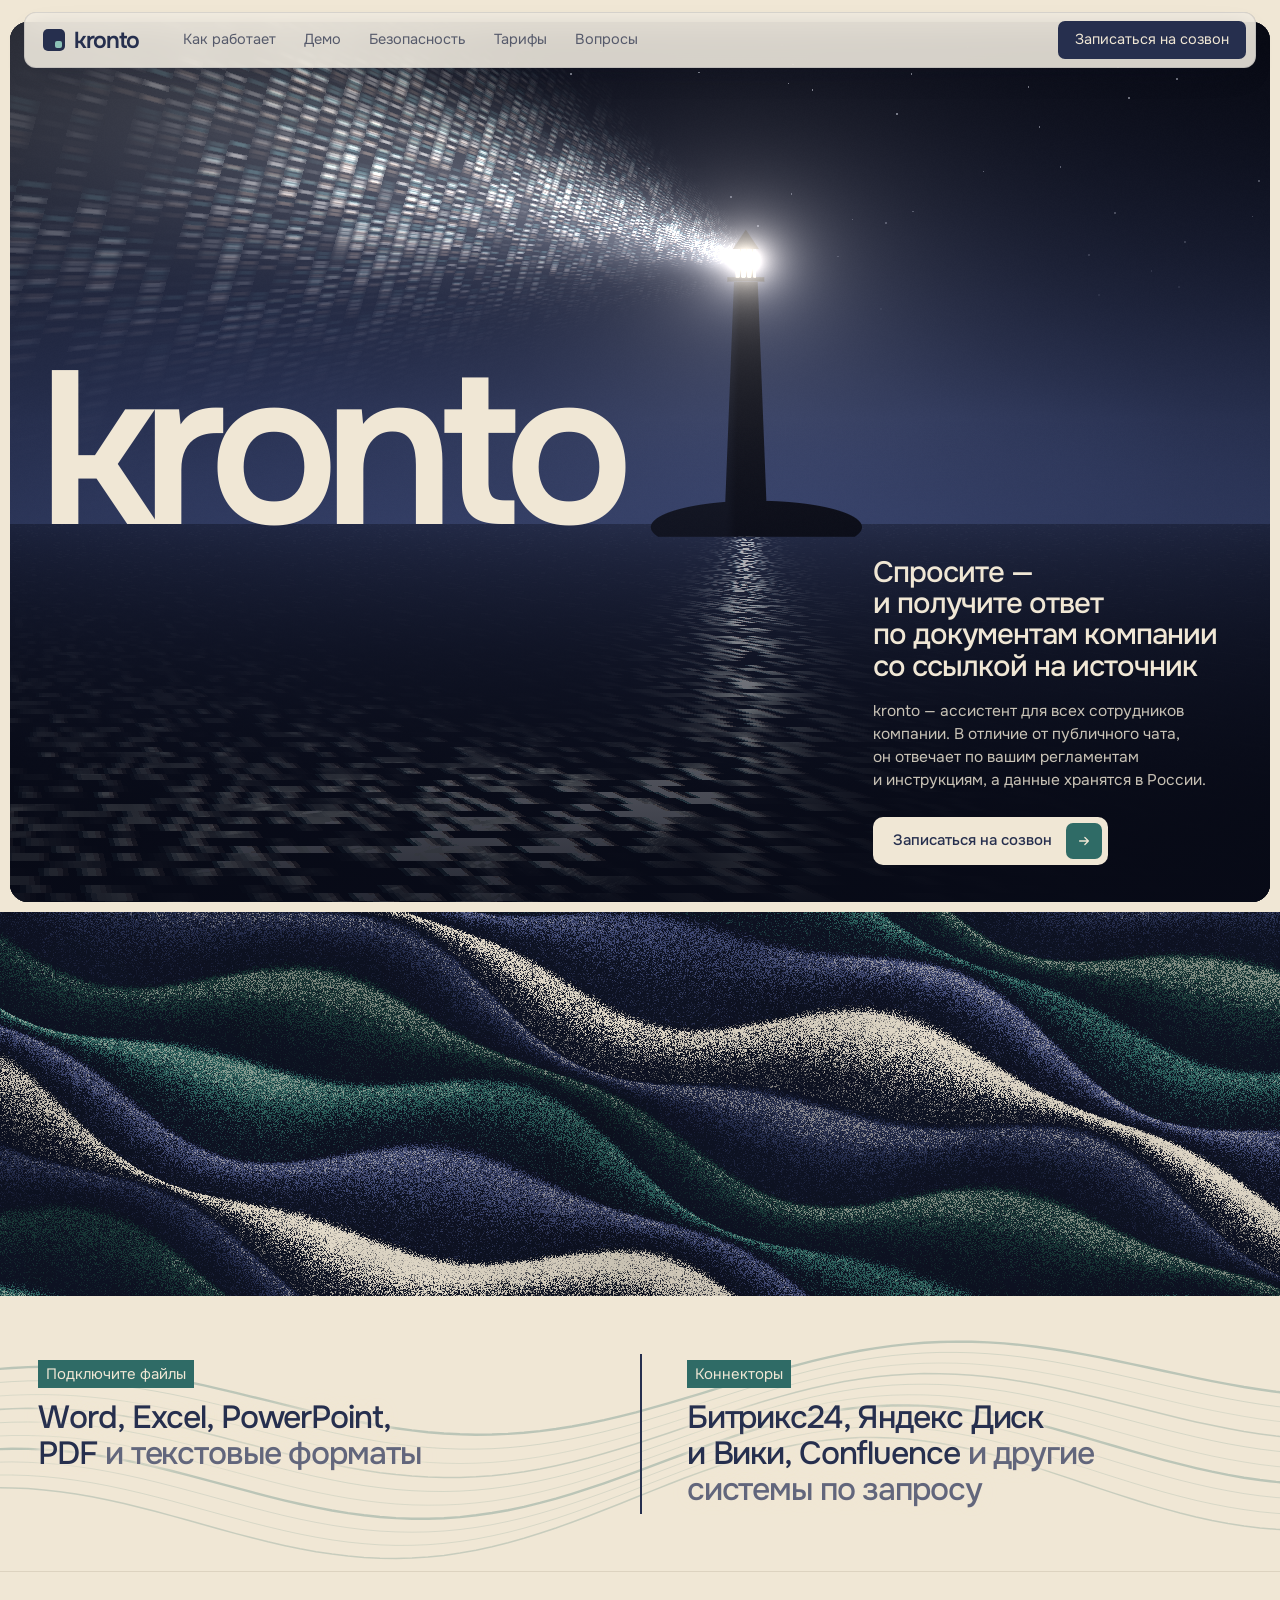
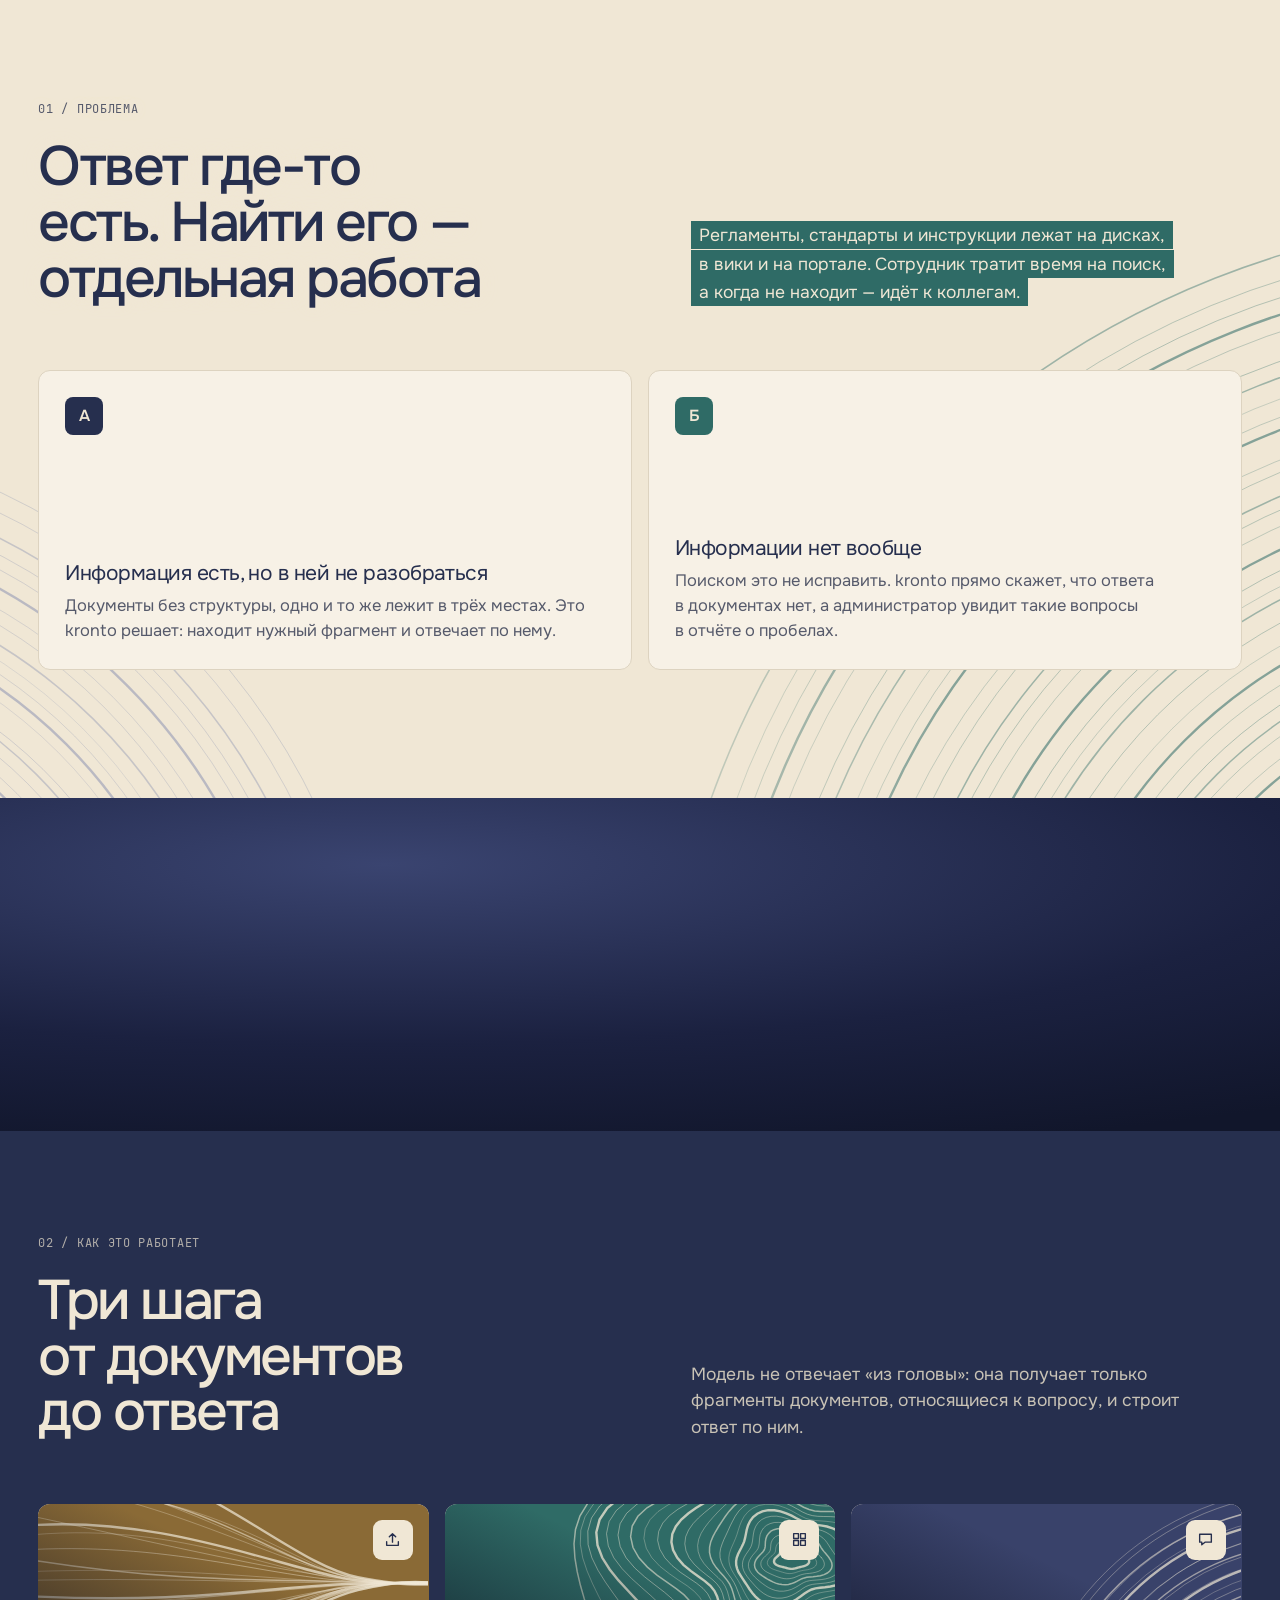
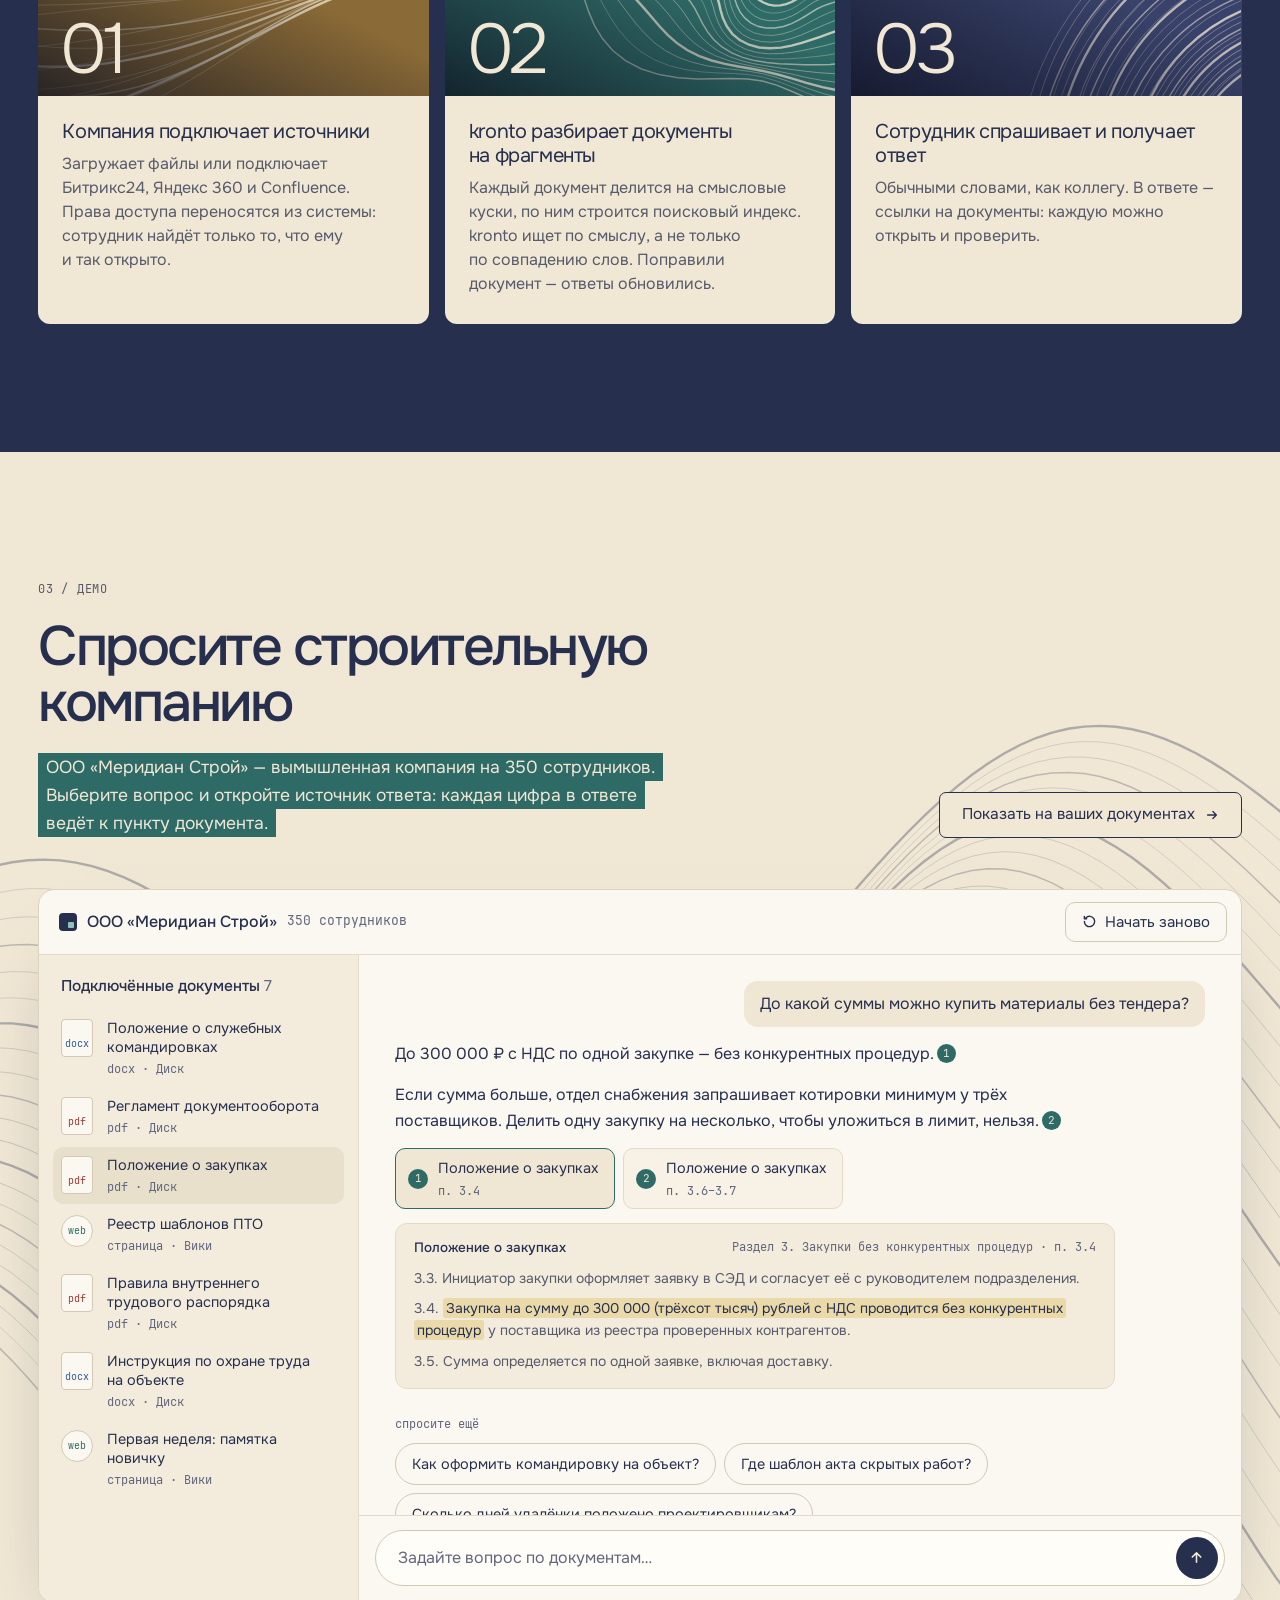
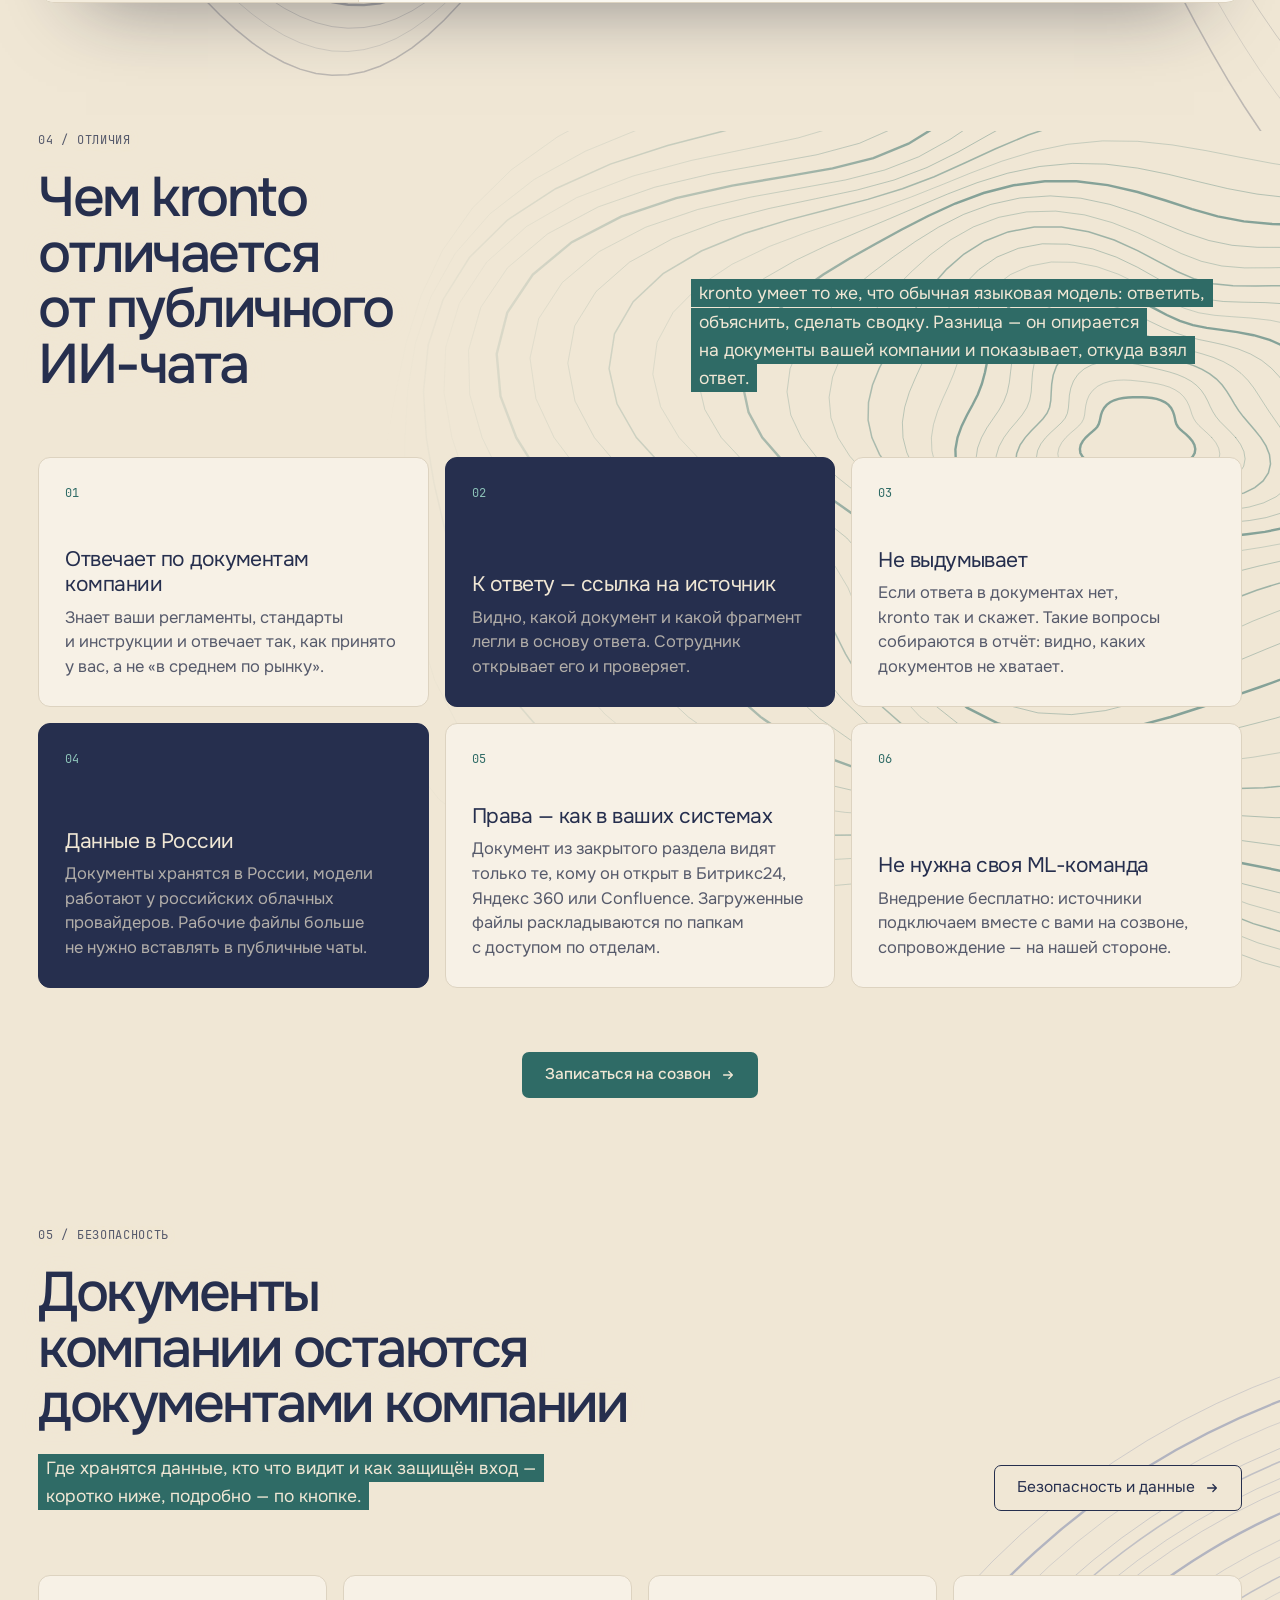
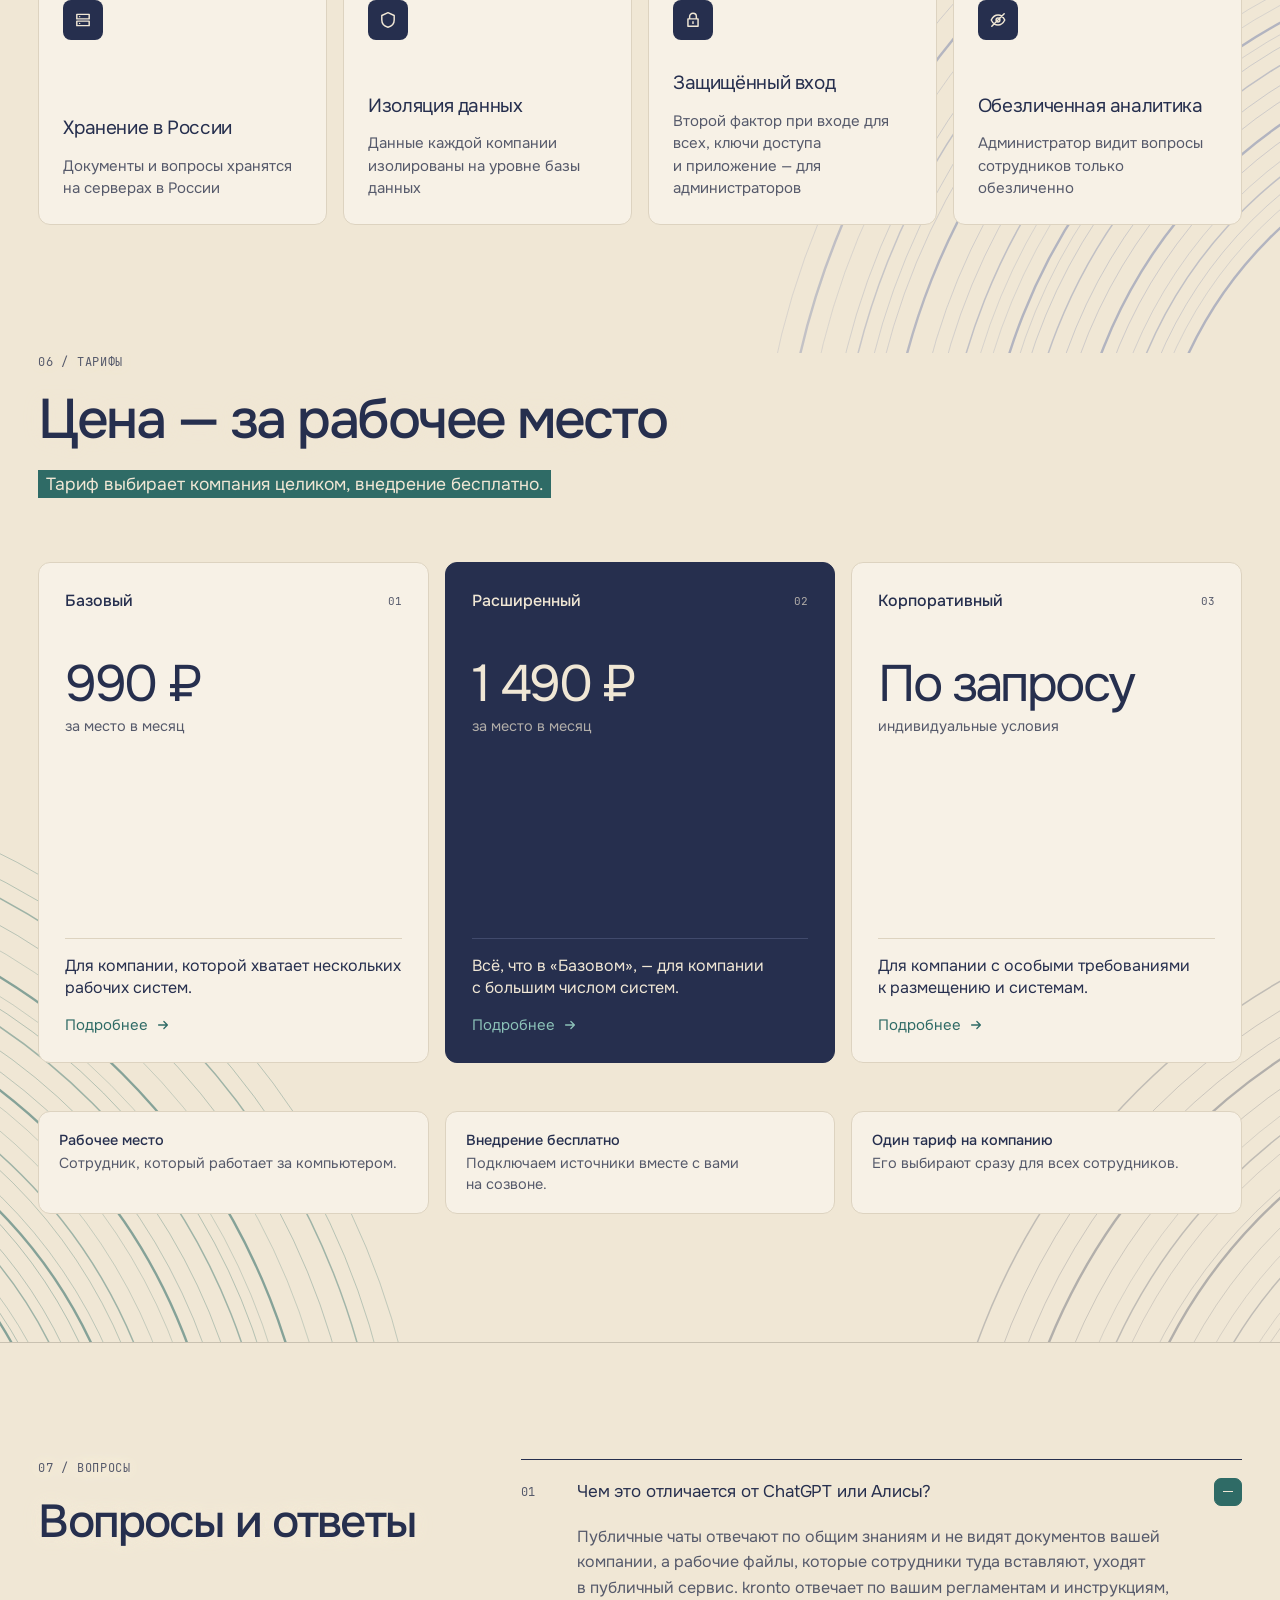
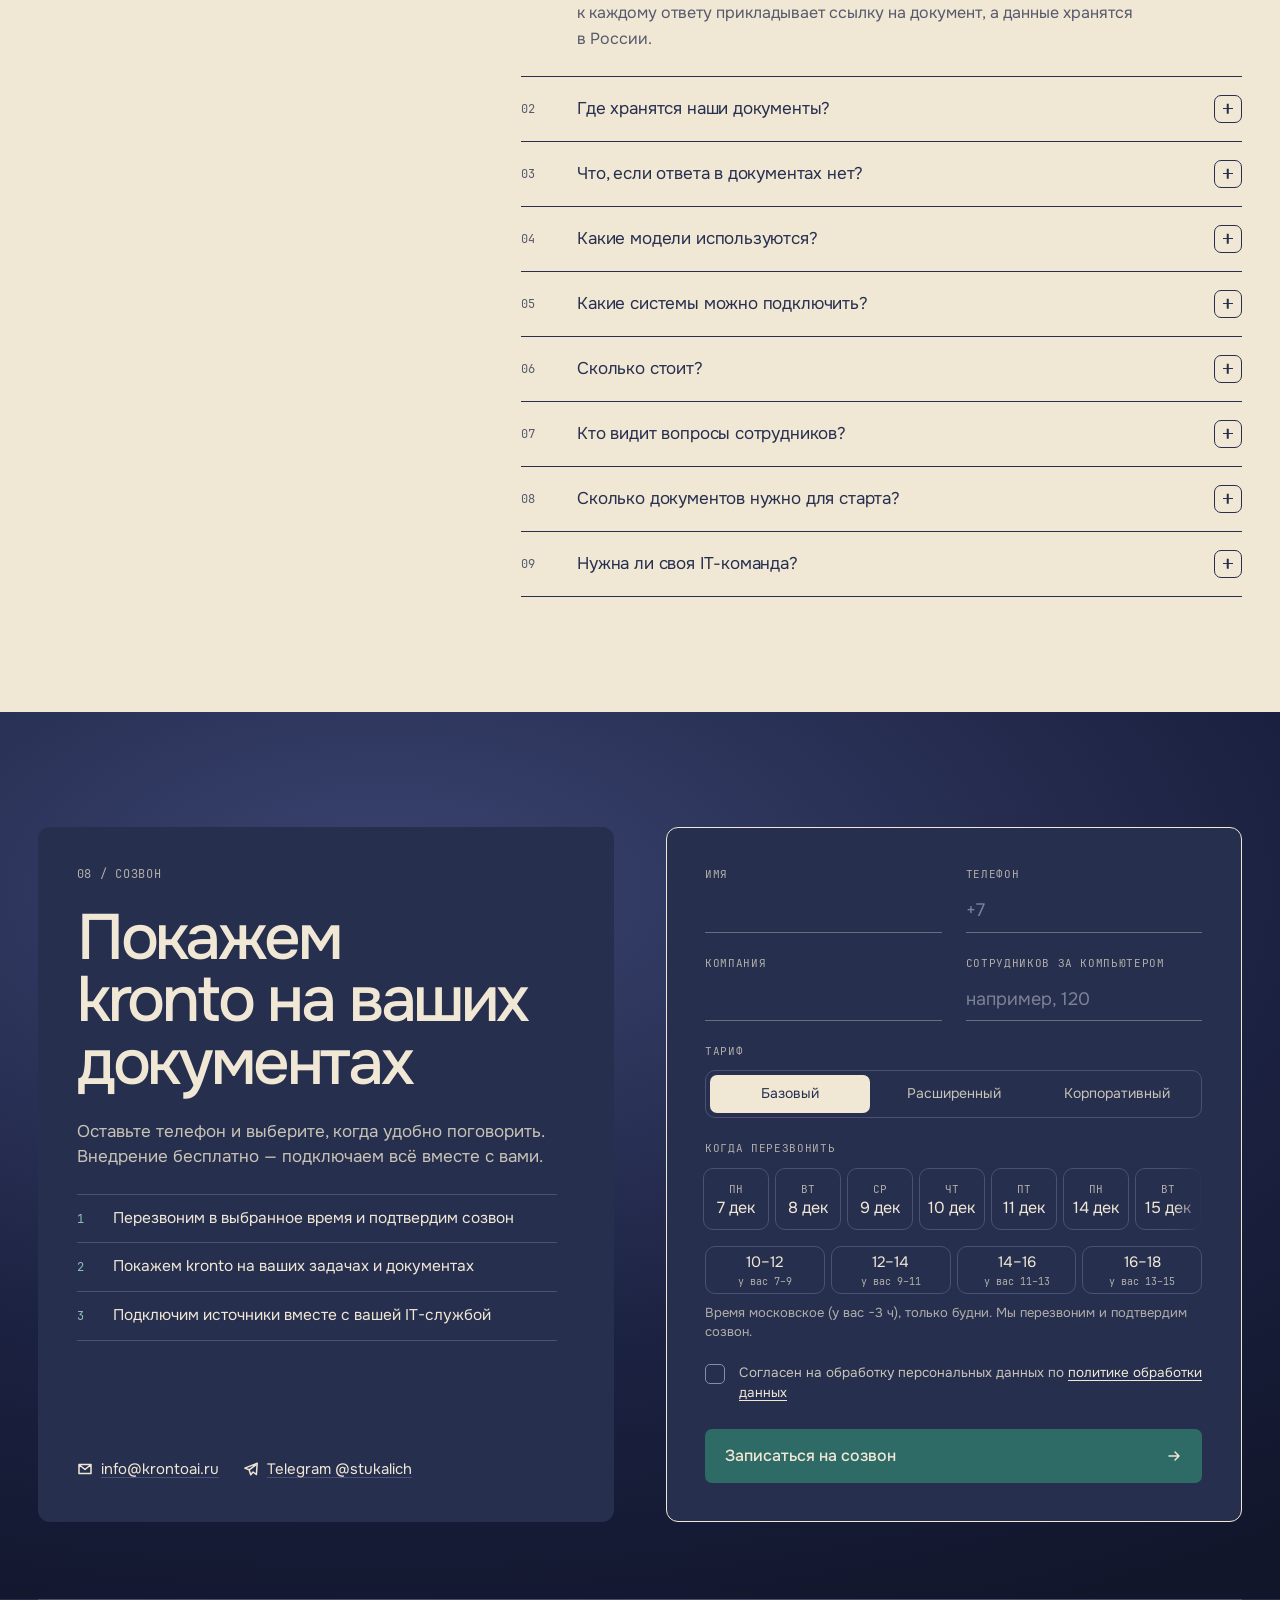
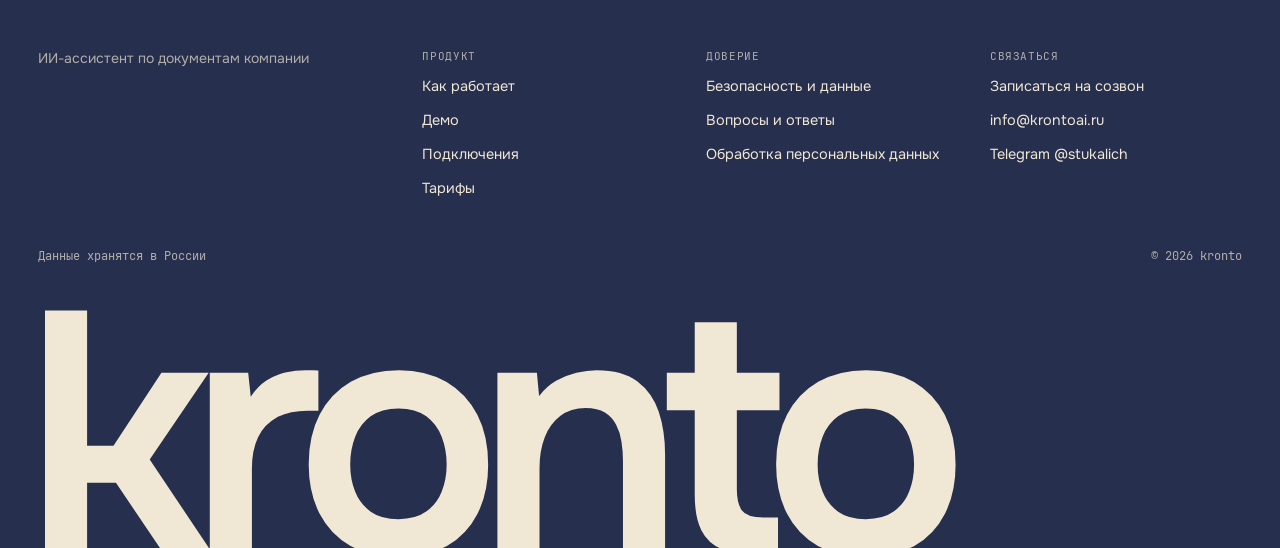
<file: index.html>
<!doctype html>
<html lang="ru">
<head>
  <meta charset="utf-8">
  <meta name="viewport" content="width=device-width, initial-scale=1, viewport-fit=cover">
  <meta http-equiv="Content-Security-Policy" content="default-src 'self'; script-src 'self'; style-src 'self'; img-src 'self' data:; font-src 'self'; connect-src 'self' https://stage.krontoai.ru; object-src 'none'; base-uri 'self'; form-action 'self'">
  <title>kronto&nbsp;— ИИ-ассистент по&nbsp;документам компании</title>
  <meta name="description" content="kronto отвечает сотрудникам по регламентам и инструкциям компании со ссылкой на источник. Если ответа в документах нет — прямо говорит об этом. Данные хранятся в России. От 990 ₽ за место в месяц, внедрение бесплатно.">
  <link rel="canonical" href="https://krontoai.ru/">
  <meta name="theme-color" content="#f0e7d5">
  <meta name="color-scheme" content="light">

  <meta property="og:type" content="website">
  <meta property="og:locale" content="ru_RU">
  <meta property="og:site_name" content="kronto">
  <meta property="og:title" content="kronto — ИИ-ассистент по документам компании">
  <meta property="og:description" content="Спросите — и получите ответ по документам компании со ссылкой на источник. Данные хранятся в России.">
  <meta property="og:url" content="https://krontoai.ru/">
  <meta property="og:image" content="https://krontoai.ru/assets/img/og-image.jpg">
  <meta property="og:image:width" content="1200">
  <meta property="og:image:height" content="630">
  <meta property="og:image:alt" content="kronto — ответы по документам компании со ссылкой на источник">
  <meta name="twitter:card" content="summary_large_image">
  <meta name="twitter:title" content="kronto — ИИ-ассистент по документам компании">
  <meta name="twitter:description" content="Спросите — и получите ответ по документам компании со ссылкой на источник.">
  <meta name="twitter:image" content="https://krontoai.ru/assets/img/og-image.jpg">

  <link rel="icon" href="assets/img/favicon.svg?v=2" type="image/svg+xml">
  <link rel="apple-touch-icon" href="assets/img/apple-touch-icon.png?v=2">

  <link rel="preload" href="assets/fonts/onest-cyrillic.woff2" as="font" type="font/woff2" crossorigin>
  <link rel="preload" href="assets/fonts/onest-latin.woff2" as="font" type="font/woff2" crossorigin>
  <link rel="stylesheet" href="assets/css/tokens.css?v=5">
  <link rel="stylesheet" href="assets/css/base.css?v=5">
  <link rel="stylesheet" href="assets/css/sections.css?v=5">

  <script type="module" src="assets/js/art.js?v=5"></script>
  <script type="module" src="assets/js/main.js?v=5"></script>
  <script type="module" src="assets/js/demo.js?v=5"></script>
  <script type="module" src="assets/js/form.js?v=5"></script>

  <script type="application/ld+json">
  {
    "@context": "https://schema.org",
    "@type": "SoftwareApplication",
    "name": "kronto",
    "url": "https://krontoai.ru/",
    "applicationCategory": "BusinessApplication",
    "operatingSystem": "Web",
    "description": "ИИ-ассистент, который отвечает сотрудникам по документам компании со ссылкой на источник.",
    "offers": [
      { "@type": "Offer", "name": "Базовый", "price": "990", "priceCurrency": "RUB" },
      { "@type": "Offer", "name": "Расширенный", "price": "1490", "priceCurrency": "RUB" }
    ]
  }
  </script>
</head>
<body id="top">
  <a class="skip-link" href="#main">Перейти к&nbsp;содержанию</a>

  <svg class="visually-hidden" aria-hidden="true" focusable="false">
    <defs>
      <symbol id="i-arrow" viewBox="0 0 16 16"><path d="M3 8h10M9 4l4 4-4 4"/></symbol>
      <symbol id="i-back" viewBox="0 0 16 16"><path d="M13 8H3M7 4 3 8l4 4"/></symbol>
      <symbol id="i-send" viewBox="0 0 16 16"><path d="M8 13V3M3.5 7.5 8 3l4.5 4.5"/></symbol>
      <symbol id="i-reset" viewBox="0 0 16 16"><path d="M2.5 8a5.5 5.5 0 1 0 1.7-4M2.5 2.5V5H5"/></symbol>
      <symbol id="i-check" viewBox="0 0 16 16"><path d="M3 8.5 6.5 12 13 4.5"/></symbol>
      <symbol id="i-x" viewBox="0 0 16 16"><path d="M4 4l8 8M12 4l-8 8"/></symbol>
      <symbol id="i-menu" viewBox="0 0 16 16"><path d="M2.5 4.5h11M2.5 8h11M2.5 11.5h11"/></symbol>
      <symbol id="i-mail" viewBox="0 0 16 16"><path d="M2 3.5h12v9H2zM2.5 4l5.5 4.5L13.5 4"/></symbol>
      <symbol id="i-telegram" viewBox="0 0 16 16"><path d="M14.2 2.3 1.8 7.1l4.3 1.7 1.6 4.9 2.3-2.7 3.4 2.5zM6.1 8.8l6.4-4.7"/></symbol>
      <symbol id="i-upload" viewBox="0 0 16 16"><path d="M8 10.5V2.5M5 5.5l3-3 3 3M2.5 10v3.5h11V10"/></symbol>
      <symbol id="i-grid" viewBox="0 0 16 16"><path d="M2.5 2.5h4.5v4.5h-4.5zM9 2.5h4.5v4.5H9zM2.5 9h4.5v4.5h-4.5zM9 9h4.5v4.5H9z"/></symbol>
      <symbol id="i-message" viewBox="0 0 16 16"><path d="M2.5 3h11v7.5h-6L4.5 13v-2.5h-2z"/></symbol>
      <symbol id="i-server" viewBox="0 0 16 16"><path d="M2.5 3h11v4h-11zM2.5 9h11v4h-11zM5 5h.01M5 11h.01"/></symbol>
      <symbol id="i-shield" viewBox="0 0 16 16"><path d="M8 1.5 13.5 4v4c0 3.2-2.3 5.6-5.5 6.5C4.8 13.6 2.5 11.2 2.5 8V4z"/></symbol>
      <symbol id="i-lock" viewBox="0 0 16 16"><path d="M5 7V5a3 3 0 0 1 6 0v2M3.5 7h9v6.5h-9zM8 9.5v1.5"/></symbol>
      <symbol id="i-eye-off" viewBox="0 0 16 16"><path d="M2 8s2.2-4.5 6-4.5S14 8 14 8s-2.2 4.5-6 4.5S2 8 2 8zM8 9.7a1.7 1.7 0 1 0 0-3.4 1.7 1.7 0 0 0 0 3.4zM2.5 13.5l11-11"/></symbol>
      <symbol id="i-alert" viewBox="0 0 16 16"><path d="M8 1.8 14.5 13.5h-13zM8 6v3.5M8 11.6h.01"/></symbol>
    </defs>
  </svg>

  <!-- ═════════ Шапка ═════════ -->
  <header class="site-header" data-header>
    <div class="site-header__bar">
      <a class="logo" href="#top" aria-label="kronto — наверх">
        <span class="logo__mark" aria-hidden="true"><span></span></span>
        <span class="logo__word">kronto</span>
      </a>

      <nav class="nav" aria-label="Разделы страницы">
        <ul class="nav__list">
          <li><a href="#how" data-nav="how">Как работает</a></li>
          <li><a href="#demo" data-nav="demo">Демо</a></li>
          <li><a href="#security" data-nav="security">Безопасность</a></li>
          <li><a href="#pricing" data-nav="pricing">Тарифы</a></li>
          <li><a href="#faq" data-nav="faq">Вопросы</a></li>
        </ul>
      </nav>

      <div class="site-header__actions">
        <a class="btn btn--dark btn--sm site-header__cta" href="#contact"><span>Записаться<span class="site-header__cta-tail"> на&nbsp;созвон</span></span></a>
        <button class="menu-btn" type="button" aria-expanded="false" aria-controls="mobile-menu" aria-label="Меню" data-menu-btn>
          <svg class="icon menu-btn__open" width="20" height="20" aria-hidden="true"><use href="#i-menu"/></svg>
          <svg class="icon menu-btn__close" width="20" height="20" aria-hidden="true"><use href="#i-x"/></svg>
        </button>
      </div>
    </div>

    <div class="mobile-menu" id="mobile-menu" hidden data-menu>
      <ul class="mobile-menu__list">
        <li><a href="#how">Как работает</a></li>
        <li><a href="#demo">Демо</a></li>
        <li><a href="#security">Безопасность</a></li>
        <li><a href="#pricing">Тарифы</a></li>
        <li><a href="#faq">Вопросы и&nbsp;ответы</a></li>
      </ul>
      <div class="mobile-menu__contacts">
        <a href="mailto:info@krontoai.ru">info@krontoai.ru</a>
        <a href="https://t.me/stukalich" rel="noopener">Telegram @stukalich</a>
      </div>
    </div>
  </header>

  <main id="main">

    <!-- ═════════ Первый экран ═════════ -->
    <section class="hero" aria-labelledby="hero-title">
      <div class="hero__frame on-dark" data-hero>
        <kronto-beacon class="hero__art" lx="0.6"></kronto-beacon>
        <div class="hero__shade" aria-hidden="true"></div>
        <div class="hero__content">
          <div class="hero__word" aria-hidden="true">kronto<span class="hero__baseline" data-hero-baseline></span></div>
          <div class="hero__text">
            <h1 class="hero__title" id="hero-title">Спросите&nbsp;— и&nbsp;получите ответ по&nbsp;документам компании со&nbsp;ссылкой на&nbsp;источник</h1>
            <p class="hero__lead">kronto&nbsp;— ассистент для всех сотрудников компании. В&nbsp;отличие от&nbsp;публичного чата, он&nbsp;отвечает по&nbsp;вашим регламентам и&nbsp;инструкциям, а&nbsp;данные хранятся в&nbsp;России.</p>
            <a class="hero__cta" href="#contact">Записаться на&nbsp;созвон<span class="hero__cta-icon" aria-hidden="true"><svg class="icon" width="14" height="14"><use href="#i-arrow"/></svg></span></a>
          </div>
        </div>
      </div>
    </section>

    <div class="band band--hero" aria-hidden="true">
      <kronto-waves seed="2" palette="night" tilt="-0.3"></kronto-waves>
    </div>

    <!-- ═════════ Подключения ═════════ -->
    <section class="strip" id="connectors" aria-label="Что можно подключить">
      <kronto-lines class="bg-art" variant="waves" color="#2F6B66" seed="9" count="10" opacity="0.5"></kronto-lines>
      <div class="wrap strip__grid">
        <div class="strip__item">
          <span class="tag">Подключите файлы</span>
          <p class="strip__text">Word, Excel, PowerPoint, PDF <span class="strip__muted">и&nbsp;текстовые форматы</span></p>
        </div>
        <div class="strip__item strip__item--rule">
          <span class="tag">Коннекторы</span>
          <p class="strip__text">Битрикс24, Яндекс Диск и&nbsp;Вики, Confluence <span class="strip__muted">и&nbsp;другие системы по&nbsp;запросу</span></p>
        </div>
      </div>
    </section>

    <!-- ═════════ 01 Проблема ═════════ -->
    <section class="section" id="problem" aria-labelledby="problem-title">
      <kronto-lines class="bg-art" variant="arcs-r" color="#2F6B66" seed="3" count="28" fade="to left"></kronto-lines>
      <kronto-lines class="bg-art" variant="arcs-l" color="#7480aa" seed="8" count="18" opacity="0.8" fade="to right"></kronto-lines>
      <div class="wrap section__stack">
        <div class="head">
          <div class="head__title">
            <span class="eyebrow">01 / Проблема</span>
            <h2 class="h2" id="problem-title">Ответ где-то есть. Найти его&nbsp;— отдельная работа</h2>
          </div>
          <p class="lead lead--mark"><span>Регламенты, стандарты и&nbsp;инструкции лежат на&nbsp;дисках, в&nbsp;вики и&nbsp;на&nbsp;портале. Сотрудник тратит время на&nbsp;поиск, а&nbsp;когда не&nbsp;находит&nbsp;— идёт к&nbsp;коллегам.</span></p>
        </div>
        <div class="cards cards--2">
          <article class="card card--tall">
            <span class="card__badge" aria-hidden="true">А</span>
            <div>
              <h3 class="card__title">Информация есть, но&nbsp;в&nbsp;ней не&nbsp;разобраться</h3>
              <p class="card__text">Документы без структуры, одно и&nbsp;то&nbsp;же&nbsp;лежит в&nbsp;трёх местах. Это kronto решает: находит нужный фрагмент и&nbsp;отвечает по&nbsp;нему.</p>
            </div>
          </article>
          <article class="card card--tall">
            <span class="card__badge card__badge--teal" aria-hidden="true">Б</span>
            <div>
              <h3 class="card__title">Информации нет вообще</h3>
              <p class="card__text">Поиском это не&nbsp;исправить. kronto прямо скажет, что ответа в&nbsp;документах нет, а&nbsp;администратор увидит такие вопросы в&nbsp;отчёте о&nbsp;пробелах.</p>
            </div>
          </article>
        </div>
      </div>
    </section>

    <!-- ═════════ 02 Как работает ═════════ -->
    <section class="section section--dark section--flush-top on-dark" id="how" aria-labelledby="how-title">
      <div class="band band--how" aria-hidden="true">
        <kronto-waves seed="5" palette="dusk" tilt="0.12" freq="2.4" amp="0.12" bands="0.2"></kronto-waves>
      </div>
      <div class="wrap section__stack how">
        <div class="head">
          <div class="head__title">
            <span class="eyebrow">02 / Как это работает</span>
            <h2 class="h2" id="how-title">Три шага от&nbsp;документов до&nbsp;ответа</h2>
          </div>
          <p class="lead lead--muted">Модель не&nbsp;отвечает «из&nbsp;головы»: она получает только фрагменты документов, относящиеся к&nbsp;вопросу, и&nbsp;строит ответ по&nbsp;ним.</p>
        </div>
        <ol class="steps">
          <li class="step">
            <div class="step__art step__art--ochre" aria-hidden="true">
              <kronto-lines variant="streams" color="#F0E7D5" seed="7" count="26" opacity="1.3"></kronto-lines>
              <span class="step__num">01</span>
              <span class="step__icon"><svg class="icon" width="17" height="17"><use href="#i-upload"/></svg></span>
            </div>
            <div class="step__body">
              <h3 class="step__title">Компания подключает источники</h3>
              <p class="step__text">Загружает файлы или подключает Битрикс24, Яндекс 360&nbsp;и&nbsp;Confluence. Права доступа переносятся из&nbsp;системы: сотрудник найдёт только то, что ему и&nbsp;так открыто.</p>
            </div>
          </li>
          <li class="step">
            <div class="step__art step__art--teal" aria-hidden="true">
              <kronto-lines variant="contour" color="#F0E7D5" seed="6" count="22" opacity="1.4"></kronto-lines>
              <span class="step__num">02</span>
              <span class="step__icon"><svg class="icon" width="17" height="17"><use href="#i-grid"/></svg></span>
            </div>
            <div class="step__body">
              <h3 class="step__title">kronto разбирает документы на&nbsp;фрагменты</h3>
              <p class="step__text">Каждый документ делится на&nbsp;смысловые куски, по&nbsp;ним строится поисковый индекс. kronto ищет по&nbsp;смыслу, а&nbsp;не&nbsp;только по&nbsp;совпадению слов. Поправили документ&nbsp;— ответы обновились.</p>
            </div>
          </li>
          <li class="step">
            <div class="step__art step__art--indigo" aria-hidden="true">
              <kronto-lines variant="arcs-r" color="#F0E7D5" seed="4" count="30" opacity="1.3"></kronto-lines>
              <span class="step__num">03</span>
              <span class="step__icon"><svg class="icon" width="17" height="17"><use href="#i-message"/></svg></span>
            </div>
            <div class="step__body">
              <h3 class="step__title">Сотрудник спрашивает и&nbsp;получает ответ</h3>
              <p class="step__text">Обычными словами, как коллегу. В&nbsp;ответе&nbsp;— ссылки на&nbsp;документы: каждую можно открыть и&nbsp;проверить.</p>
            </div>
          </li>
        </ol>
      </div>
    </section>

    <!-- ═════════ 03 Демо ═════════ -->
    <section class="section" id="demo" aria-labelledby="demo-title">
      <kronto-lines class="bg-art" variant="waves" color="#262F4E" seed="4" count="22" opacity="0.6"></kronto-lines>
      <div class="wrap demo-section">
        <div class="demo-section__head">
          <div class="head__title">
            <span class="eyebrow">03 / Демо</span>
            <h2 class="h2" id="demo-title">Спросите строительную компанию</h2>
            <p class="lead lead--mark"><span>ООО «Меридиан Строй»&nbsp;— вымышленная компания на&nbsp;350&nbsp;сотрудников. Выберите вопрос и&nbsp;откройте источник ответа: каждая цифра в&nbsp;ответе ведёт к&nbsp;пункту документа.</span></p>
          </div>
          <a class="btn btn--outline demo-section__cta" href="#contact">Показать на&nbsp;ваших документах<svg class="icon btn__arrow" width="14" height="14" aria-hidden="true"><use href="#i-arrow"/></svg></a>
        </div>

        <div class="demo" data-demo>
          <div class="demo__bar">
            <div class="demo__company">
              <span class="demo__mark" aria-hidden="true"><span></span></span>
              <span class="demo__name">ООО «Меридиан Строй»</span>
              <span class="demo__meta mono">350&nbsp;сотрудников</span>
            </div>
            <button class="demo__reset" type="button" data-demo-reset aria-label="Начать заново">
              <svg class="icon" width="15" height="15" aria-hidden="true"><use href="#i-reset"/></svg><span class="demo__reset-label">Начать заново</span>
            </button>
          </div>
          <div class="demo__body">
            <details class="demo__docs" open data-demo-docs>
              <summary class="demo__docs-title">Подключённые документы <span class="demo__docs-count">7</span></summary>
              <ul class="doc-list">
                <li class="doc" data-doc="trips"><span class="doc__type doc__type--docx">docx</span><span class="doc__info"><span class="doc__title">Положение о&nbsp;служебных командировках</span><span class="doc__meta mono">docx · Диск</span></span></li>
                <li class="doc" data-doc="docflow"><span class="doc__type doc__type--pdf">pdf</span><span class="doc__info"><span class="doc__title">Регламент документооборота</span><span class="doc__meta mono">pdf · Диск</span></span></li>
                <li class="doc" data-doc="purchases"><span class="doc__type doc__type--pdf">pdf</span><span class="doc__info"><span class="doc__title">Положение о&nbsp;закупках</span><span class="doc__meta mono">pdf · Диск</span></span></li>
                <li class="doc" data-doc="pto"><span class="doc__type doc__type--web">web</span><span class="doc__info"><span class="doc__title">Реестр шаблонов ПТО</span><span class="doc__meta mono">страница · Вики</span></span></li>
                <li class="doc" data-doc="rules"><span class="doc__type doc__type--pdf">pdf</span><span class="doc__info"><span class="doc__title">Правила внутреннего трудового распорядка</span><span class="doc__meta mono">pdf · Диск</span></span></li>
                <li class="doc" data-doc="safety"><span class="doc__type doc__type--docx">docx</span><span class="doc__info"><span class="doc__title">Инструкция по&nbsp;охране труда на&nbsp;объекте</span><span class="doc__meta mono">docx · Диск</span></span></li>
                <li class="doc" data-doc="newcomer"><span class="doc__type doc__type--web">web</span><span class="doc__info"><span class="doc__title">Первая неделя: памятка новичку</span><span class="doc__meta mono">страница · Вики</span></span></li>
              </ul>
            </details>
            <div class="demo__chat">
              <div class="demo__thread" data-demo-thread role="log" aria-live="polite" aria-label="Диалог с kronto" tabindex="0">
                <div class="msg">
                  <p class="msg__q">До&nbsp;какой суммы можно купить материалы без тендера?</p>
                  <p class="msg__p">До&nbsp;300&nbsp;000&nbsp;₽ с&nbsp;НДС по&nbsp;одной закупке&nbsp;— без конкурентных процедур.</p>
                  <p class="msg__p">Если сумма больше, отдел снабжения запрашивает котировки минимум у&nbsp;трёх поставщиков. Делить одну закупку на&nbsp;несколько, чтобы уложиться в&nbsp;лимит, нельзя.</p>
                </div>
              </div>
              <div class="demo__compose">
              <form class="demo__ask" data-demo-form>
                <label class="visually-hidden" for="demo-input">Вопрос по&nbsp;документам</label>
                <input class="demo__input" id="demo-input" name="q" type="text" autocomplete="off" enterkeyhint="send" maxlength="200" placeholder="Задайте вопрос по документам…">
                <button class="demo__send" type="submit" aria-label="Отправить вопрос">
                  <svg class="icon" width="15" height="15" aria-hidden="true"><use href="#i-send"/></svg>
                </button>
              </form>
              </div>
            </div>
          </div>
        </div>
      </div>
    </section>

    <!-- ═════════ 04 Отличия ═════════ -->
    <section class="section section--flush-top" id="diffs" aria-labelledby="diffs-title">
      <kronto-lines class="bg-art" variant="contour" color="#2F6B66" seed="6" count="24" fade="to left"></kronto-lines>
      <div class="wrap section__stack">
        <div class="head">
          <div class="head__title">
            <span class="eyebrow">04 / Отличия</span>
            <h2 class="h2" id="diffs-title">Чем kronto отличается от&nbsp;публичного ИИ-чата</h2>
          </div>
          <p class="lead lead--mark"><span>kronto умеет то&nbsp;же, что обычная языковая модель: ответить, объяснить, сделать сводку. Разница&nbsp;— он&nbsp;опирается на&nbsp;документы вашей компании и&nbsp;показывает, откуда взял ответ.</span></p>
        </div>
        <ul class="cards cards--3">
          <li class="card card--diff"><span class="card__num mono">01</span><div><h3 class="card__title">Отвечает по&nbsp;документам компании</h3><p class="card__text">Знает ваши регламенты, стандарты и&nbsp;инструкции и&nbsp;отвечает так, как принято у&nbsp;вас, а&nbsp;не&nbsp;«в&nbsp;среднем по&nbsp;рынку».</p></div></li>
          <li class="card card--diff card--dark on-dark"><span class="card__num mono">02</span><div><h3 class="card__title">К&nbsp;ответу&nbsp;— ссылка на&nbsp;источник</h3><p class="card__text">Видно, какой документ и&nbsp;какой фрагмент легли в&nbsp;основу ответа. Сотрудник открывает его и&nbsp;проверяет.</p></div></li>
          <li class="card card--diff"><span class="card__num mono">03</span><div><h3 class="card__title">Не&nbsp;выдумывает</h3><p class="card__text">Если ответа в&nbsp;документах нет, kronto так и&nbsp;скажет. Такие вопросы собираются в&nbsp;отчёт: видно, каких документов не&nbsp;хватает.</p></div></li>
          <li class="card card--diff card--dark on-dark"><span class="card__num mono">04</span><div><h3 class="card__title">Данные в&nbsp;России</h3><p class="card__text">Документы хранятся в&nbsp;России, модели работают у&nbsp;российских облачных провайдеров. Рабочие файлы больше не&nbsp;нужно вставлять в&nbsp;публичные чаты.</p></div></li>
          <li class="card card--diff"><span class="card__num mono">05</span><div><h3 class="card__title">Права&nbsp;— как в&nbsp;ваших системах</h3><p class="card__text">Документ из&nbsp;закрытого раздела видят только те, кому он&nbsp;открыт в&nbsp;Битрикс24, Яндекс 360&nbsp;или Confluence. Загруженные файлы раскладываются по&nbsp;папкам с&nbsp;доступом по&nbsp;отделам.</p></div></li>
          <li class="card card--diff"><span class="card__num mono">06</span><div><h3 class="card__title">Не&nbsp;нужна своя ML-команда</h3><p class="card__text">Внедрение бесплатно: источники подключаем вместе с&nbsp;вами на&nbsp;созвоне, сопровождение&nbsp;— на&nbsp;нашей стороне.</p></div></li>
        </ul>
        <div class="center-row">
          <a class="btn btn--teal" href="#contact">Записаться на&nbsp;созвон<svg class="icon btn__arrow" width="14" height="14" aria-hidden="true"><use href="#i-arrow"/></svg></a>
        </div>
      </div>
    </section>

    <!-- ═════════ 05 Безопасность ═════════ -->
    <section class="section section--flush-top" id="security" aria-labelledby="security-title">
      <kronto-lines class="bg-art" variant="arcs-r" color="#7480aa" seed="2" count="26" opacity="0.9" fade="to left"></kronto-lines>
      <div class="wrap section__stack">
        <div class="head head--action">
          <div class="head__title">
            <span class="eyebrow">05 / Безопасность</span>
            <h2 class="h2" id="security-title">Документы компании остаются документами компании</h2>
            <p class="lead lead--mark"><span>Где хранятся данные, кто что видит и&nbsp;как защищён вход&nbsp;— коротко ниже, подробно&nbsp;— по&nbsp;кнопке.</span></p>
          </div>
          <button class="btn btn--outline" type="button" data-dialog-open="security-dialog" aria-haspopup="dialog">Безопасность и&nbsp;данные<svg class="icon btn__arrow" width="14" height="14" aria-hidden="true"><use href="#i-arrow"/></svg></button>
        </div>
        <ul class="cards cards--4">
          <li class="card card--sec">
            <span class="card__icon" aria-hidden="true"><svg class="icon" width="18" height="18"><use href="#i-server"/></svg></span>
            <h3 class="card__subtitle">Хранение в&nbsp;России</h3>
            <p class="card__small">Документы и&nbsp;вопросы хранятся на&nbsp;серверах в&nbsp;России</p>
          </li>
          <li class="card card--sec">
            <span class="card__icon" aria-hidden="true"><svg class="icon" width="18" height="18"><use href="#i-shield"/></svg></span>
            <h3 class="card__subtitle">Изоляция данных</h3>
            <p class="card__small">Данные каждой компании изолированы на&nbsp;уровне базы данных</p>
          </li>
          <li class="card card--sec">
            <span class="card__icon" aria-hidden="true"><svg class="icon" width="18" height="18"><use href="#i-lock"/></svg></span>
            <h3 class="card__subtitle">Защищённый вход</h3>
            <p class="card__small">Второй фактор при входе для всех, ключи доступа и&nbsp;приложение&nbsp;— для администраторов</p>
          </li>
          <li class="card card--sec">
            <span class="card__icon" aria-hidden="true"><svg class="icon" width="18" height="18"><use href="#i-eye-off"/></svg></span>
            <h3 class="card__subtitle">Обезличенная аналитика</h3>
            <p class="card__small">Администратор видит вопросы сотрудников только обезличенно</p>
          </li>
        </ul>
      </div>
    </section>

    <!-- ═════════ 06 Тарифы ═════════ -->
    <section class="section section--flush-top section--rule" id="pricing" aria-labelledby="pricing-title">
      <kronto-lines class="bg-art" variant="arcs-l" color="#2F6B66" seed="11" count="24" fade="to right"></kronto-lines>
      <kronto-lines class="bg-art" variant="arcs-r" color="#262F4E" seed="5" count="16" opacity="0.55" fade="to left"></kronto-lines>
      <div class="wrap section__stack pricing">
        <div class="head">
          <div class="head__title">
            <span class="eyebrow">06 / Тарифы</span>
            <h2 class="h2" id="pricing-title">Цена&nbsp;— за&nbsp;рабочее место</h2>
            <p class="lead lead--mark"><span>Тариф выбирает компания целиком, внедрение бесплатно.</span></p>
          </div>
        </div>

        <ul class="plans">
          <li class="plan" data-plan>
            <div class="plan__inner">
              <div class="plan__face plan__front" data-plan-front>
                <div class="plan__top"><h3 class="plan__name">Базовый</h3><span class="plan__num mono">01</span></div>
                <p class="plan__price"><span class="plan__amount">990&nbsp;₽</span><span class="plan__unit">за&nbsp;место в&nbsp;месяц</span></p>
                <div class="plan__foot">
                  <p class="plan__summary">Для компании, которой хватает нескольких рабочих систем.</p>
                  <button class="plan__more" type="button" aria-expanded="false" aria-controls="plan-base-back" data-plan-open>Подробнее<svg class="icon" width="14" height="14" aria-hidden="true"><use href="#i-arrow"/></svg></button>
                </div>
              </div>
              <div class="plan__face plan__back" id="plan-base-back" inert data-plan-back>
                <div class="plan__top">
                  <h4 class="plan__name">Базовый <span class="plan__back-price">990&nbsp;₽ за&nbsp;место</span></h4>
                  <button class="plan__close" type="button" data-plan-close aria-label="Вернуться к цене тарифа «Базовый»"><svg class="icon" width="14" height="14" aria-hidden="true"><use href="#i-back"/></svg>Назад</button>
                </div>
                <ul class="plan__list">
                  <li>Ответы со&nbsp;ссылкой на&nbsp;источник и&nbsp;уточняющие вопросы в&nbsp;диалоге</li>
                  <li>До&nbsp;20&nbsp;обращений в&nbsp;день на&nbsp;место&nbsp;— 420&nbsp;в&nbsp;месяц, общий пул компании</li>
                  <li>Файлы и&nbsp;до&nbsp;5&nbsp;подключений к&nbsp;рабочим системам</li>
                  <li>Права доступа&nbsp;— как в&nbsp;подключённых системах</li>
                  <li>Отчёт о&nbsp;вопросах без ответа в&nbsp;документах</li>
                  <li>Управление сотрудниками и&nbsp;источниками</li>
                </ul>
                <p class="plan__rule">Обычный вопрос&nbsp;— одно обращение, длинный&nbsp;— несколько. На&nbsp;80&nbsp;% пула kronto предупредит, на&nbsp;100&nbsp;% вопросы встанут до&nbsp;следующего месяца&nbsp;— места можно добавить.</p>
                <a class="plan__cta" href="#contact" data-tariff="base">Обсудить тариф<svg class="icon" width="14" height="14" aria-hidden="true"><use href="#i-arrow"/></svg></a>
              </div>
            </div>
          </li>

          <li class="plan plan--dark on-dark" data-plan>
            <div class="plan__inner">
              <div class="plan__face plan__front" data-plan-front>
                <div class="plan__top"><h3 class="plan__name">Расширенный</h3><span class="plan__num mono">02</span></div>
                <p class="plan__price"><span class="plan__amount">1&nbsp;490&nbsp;₽</span><span class="plan__unit">за&nbsp;место в&nbsp;месяц</span></p>
                <div class="plan__foot">
                  <p class="plan__summary">Всё, что в&nbsp;«Базовом»,&nbsp;— для компании с&nbsp;большим числом систем.</p>
                  <button class="plan__more" type="button" aria-expanded="false" aria-controls="plan-extended-back" data-plan-open>Подробнее<svg class="icon" width="14" height="14" aria-hidden="true"><use href="#i-arrow"/></svg></button>
                </div>
              </div>
              <div class="plan__face plan__back" id="plan-extended-back" inert data-plan-back>
                <div class="plan__top">
                  <h4 class="plan__name">Расширенный <span class="plan__back-price">1&nbsp;490&nbsp;₽ за&nbsp;место</span></h4>
                  <button class="plan__close" type="button" data-plan-close aria-label="Вернуться к цене тарифа «Расширенный»"><svg class="icon" width="14" height="14" aria-hidden="true"><use href="#i-back"/></svg>Назад</button>
                </div>
                <ul class="plan__list">
                  <li>Всё, что в&nbsp;тарифе «Базовый»</li>
                  <li>Подключения к&nbsp;поддерживаемым рабочим системам&nbsp;— без ограничения числа</li>
                  <li>Тот же&nbsp;лимит: 420&nbsp;обращений на&nbsp;место в&nbsp;месяц, общий пул компании</li>
                </ul>
                <p class="plan__rule">Подходит, когда документы разложены по&nbsp;многим системам и&nbsp;пяти подключений «Базового» не&nbsp;хватает. Поддерживаемые системы&nbsp;— Битрикс24, Яндекс Диск и&nbsp;Вики, Confluence Server и&nbsp;Data Center.</p>
                <a class="plan__cta" href="#contact" data-tariff="extended">Обсудить тариф<svg class="icon" width="14" height="14" aria-hidden="true"><use href="#i-arrow"/></svg></a>
              </div>
            </div>
          </li>

          <li class="plan" data-plan>
            <div class="plan__inner">
              <div class="plan__face plan__front" data-plan-front>
                <div class="plan__top"><h3 class="plan__name">Корпоративный</h3><span class="plan__num mono">03</span></div>
                <p class="plan__price"><span class="plan__amount">По&nbsp;запросу</span><span class="plan__unit">индивидуальные условия</span></p>
                <div class="plan__foot">
                  <p class="plan__summary">Для компании с&nbsp;особыми требованиями к&nbsp;размещению и&nbsp;системам.</p>
                  <button class="plan__more" type="button" aria-expanded="false" aria-controls="plan-enterprise-back" data-plan-open>Подробнее<svg class="icon" width="14" height="14" aria-hidden="true"><use href="#i-arrow"/></svg></button>
                </div>
              </div>
              <div class="plan__face plan__back" id="plan-enterprise-back" inert data-plan-back>
                <div class="plan__top">
                  <h4 class="plan__name">Корпоративный <span class="plan__back-price">по&nbsp;запросу</span></h4>
                  <button class="plan__close" type="button" data-plan-close aria-label="Вернуться к цене тарифа «Корпоративный»"><svg class="icon" width="14" height="14" aria-hidden="true"><use href="#i-back"/></svg>Назад</button>
                </div>
                <ul class="plan__list">
                  <li>Размещение в&nbsp;контуре компании&nbsp;— на&nbsp;её&nbsp;серверах</li>
                  <li>Подключение систем вне стандартного списка</li>
                  <li>Индивидуальные условия и&nbsp;лимиты</li>
                </ul>
                <p class="plan__rule">Условия собираем на&nbsp;созвоне: где разместить kronto, какие системы подключить и&nbsp;сколько обращений нужно сотрудникам.</p>
                <a class="plan__cta" href="#contact" data-tariff="enterprise">Обсудить тариф<svg class="icon" width="14" height="14" aria-hidden="true"><use href="#i-arrow"/></svg></a>
              </div>
            </div>
          </li>
        </ul>

        <ul class="pricing__notes">
          <li><strong>Рабочее место</strong>Сотрудник, который работает за&nbsp;компьютером.</li>
          <li><strong>Внедрение бесплатно</strong>Подключаем источники вместе с&nbsp;вами на&nbsp;созвоне.</li>
          <li><strong>Один тариф на&nbsp;компанию</strong>Его выбирают сразу для всех сотрудников.</li>
        </ul>
      </div>
    </section>

    <!-- ═════════ 07 Вопросы ═════════ -->
    <section class="section faq-section" id="faq" aria-labelledby="faq-title">
      <div class="wrap faq-layout">
        <div class="faq-layout__head">
          <span class="eyebrow">07 / Вопросы</span>
          <h2 class="h2 faq-layout__title" id="faq-title">Вопросы и&nbsp;ответы</h2>
        </div>
        <div class="faq">
          <details class="faq__item" name="faq" open>
            <summary class="faq__q"><span class="faq__n mono">01</span><span class="faq__text">Чем это отличается от&nbsp;ChatGPT или Алисы?</span><span class="faq__sign" aria-hidden="true"></span></summary>
            <div class="faq__a"><p>Публичные чаты отвечают по&nbsp;общим знаниям и&nbsp;не&nbsp;видят документов вашей компании, а&nbsp;рабочие файлы, которые сотрудники туда вставляют, уходят в&nbsp;публичный сервис. kronto отвечает по&nbsp;вашим регламентам и&nbsp;инструкциям, к&nbsp;каждому ответу прикладывает ссылку на&nbsp;документ, а&nbsp;данные хранятся в&nbsp;России.</p></div>
          </details>
          <details class="faq__item" name="faq">
            <summary class="faq__q"><span class="faq__n mono">02</span><span class="faq__text">Где хранятся наши документы?</span><span class="faq__sign" aria-hidden="true"></span></summary>
            <div class="faq__a"><p>В&nbsp;России: на&nbsp;нашем сервере, данные каждой компании изолированы от&nbsp;других. В&nbsp;тарифе «Корпоративный» kronto можно установить в&nbsp;контур компании. Подробнее&nbsp;— в&nbsp;разделе <button class="link-btn" type="button" data-dialog-open="security-dialog" aria-haspopup="dialog">«Безопасность и&nbsp;данные»</button>.</p></div>
          </details>
          <details class="faq__item" name="faq">
            <summary class="faq__q"><span class="faq__n mono">03</span><span class="faq__text">Что, если ответа в&nbsp;документах нет?</span><span class="faq__sign" aria-hidden="true"></span></summary>
            <div class="faq__a"><p>kronto скажет, что в&nbsp;подключённых документах ответа нет. Компания выбирает, что делать дальше: честный отказ или общий ответ с&nbsp;заметной пометкой «не&nbsp;из&nbsp;документов компании». Такие вопросы собираются в&nbsp;отчёт о&nbsp;пробелах&nbsp;— видно, каких документов не&nbsp;хватает.</p></div>
          </details>
          <details class="faq__item" name="faq">
            <summary class="faq__q"><span class="faq__n mono">04</span><span class="faq__text">Какие модели используются?</span><span class="faq__sign" aria-hidden="true"></span></summary>
            <div class="faq__a"><p>Языковые модели у&nbsp;российских облачных провайдеров. По&nbsp;вопросу kronto находит ближайшие по&nbsp;смыслу фрагменты документов, и&nbsp;модель отвечает только по&nbsp;ним&nbsp;— этот подход называется RAG, генерация с&nbsp;опорой на&nbsp;найденные документы.</p></div>
          </details>
          <details class="faq__item" name="faq">
            <summary class="faq__q"><span class="faq__n mono">05</span><span class="faq__text">Какие системы можно подключить?</span><span class="faq__sign" aria-hidden="true"></span></summary>
            <div class="faq__a"><p>Файлы Word, Excel, PowerPoint, PDF, текст и&nbsp;Markdown, а&nbsp;ещё Битрикс24, Яндекс Диск и&nbsp;Яндекс Вики, Confluence Server и&nbsp;Data Center. Другую систему подключим в&nbsp;тарифе «Корпоративный».</p></div>
          </details>
          <details class="faq__item" name="faq">
            <summary class="faq__q"><span class="faq__n mono">06</span><span class="faq__text">Сколько стоит?</span><span class="faq__sign" aria-hidden="true"></span></summary>
            <div class="faq__a"><p>«Базовый»&nbsp;— 990&nbsp;₽ и&nbsp;«Расширенный»&nbsp;— 1&nbsp;490&nbsp;₽ за&nbsp;место в&nbsp;месяц, «Корпоративный»&nbsp;— по&nbsp;запросу. Внедрение бесплатно. Что входит в&nbsp;каждый&nbsp;— в&nbsp;разделе <a href="#pricing">«Тарифы»</a>.</p></div>
          </details>
          <details class="faq__item" name="faq">
            <summary class="faq__q"><span class="faq__n mono">07</span><span class="faq__text">Кто видит вопросы сотрудников?</span><span class="faq__sign" aria-hidden="true"></span></summary>
            <div class="faq__a"><p>Сам сотрудник&nbsp;— свои диалоги. Администратор компании видит частые вопросы и&nbsp;пробелы в&nbsp;документах обезличенно, без имён. Поделиться диалогом с&nbsp;коллегой сотрудник может сам, ссылкой.</p></div>
          </details>
          <details class="faq__item" name="faq">
            <summary class="faq__q"><span class="faq__n mono">08</span><span class="faq__text">Сколько документов нужно для старта?</span><span class="faq__sign" aria-hidden="true"></span></summary>
            <div class="faq__a"><p>Минимума нет&nbsp;— достаточно одного документа в&nbsp;цифровом виде. Чем больше документов подключено, тем чаще kronto находит ответ.</p></div>
          </details>
          <details class="faq__item" name="faq">
            <summary class="faq__q"><span class="faq__n mono">09</span><span class="faq__text">Нужна ли&nbsp;своя IT-команда?</span><span class="faq__sign" aria-hidden="true"></span></summary>
            <div class="faq__a"><p>Нет. Подключение и&nbsp;сопровождение берём на&nbsp;себя. От&nbsp;вашей IT-службы понадобится выдать доступ к&nbsp;системам, где лежат документы.</p></div>
          </details>
        </div>
      </div>
    </section>

    <!-- ═════════ 08 Созвон ═════════ -->
    <section class="contact on-dark" id="contact" aria-labelledby="contact-title">
      <kronto-waves class="bg-art" seed="9" palette="night" tilt="-0.6" freq="2.8"></kronto-waves>
      <div class="wrap contact__grid">
        <div class="contact__intro">
          <span class="eyebrow">08 / Созвон</span>
          <h2 class="contact__title" id="contact-title">Покажем kronto на&nbsp;ваших документах</h2>
          <p class="contact__text">Оставьте телефон и&nbsp;выберите, когда удобно поговорить. Внедрение бесплатно&nbsp;— подключаем всё вместе с&nbsp;вами.</p>
          <ol class="contact__steps">
            <li><span class="contact__step-n mono">1</span>Перезвоним в&nbsp;выбранное время и&nbsp;подтвердим созвон</li>
            <li><span class="contact__step-n mono">2</span>Покажем kronto на&nbsp;ваших задачах и&nbsp;документах</li>
            <li><span class="contact__step-n mono">3</span>Подключим источники вместе с&nbsp;вашей IT-службой</li>
          </ol>
          <ul class="contact__links">
            <li><a href="mailto:info@krontoai.ru"><svg class="icon" width="16" height="16" aria-hidden="true"><use href="#i-mail"/></svg>info@krontoai.ru</a></li>
            <li><a href="https://t.me/stukalich" rel="noopener"><svg class="icon" width="16" height="16" aria-hidden="true"><use href="#i-telegram"/></svg>Telegram @stukalich</a></li>
          </ul>
        </div>

        <div class="contact__card">
          <form class="lead-form" novalidate data-lead-form>
            <p class="form-alert" role="alert" hidden data-form-alert></p>

            <div class="field-row">
              <div class="field">
                <label class="field__label" for="lead-name">Имя</label>
                <input class="field__input" id="lead-name" name="contact_name" type="text" autocomplete="name" required minlength="2" maxlength="200" aria-describedby="lead-name-err">
                <p class="field__error" id="lead-name-err" hidden></p>
              </div>
              <div class="field">
                <label class="field__label" for="lead-phone">Телефон</label>
                <input class="field__input" id="lead-phone" name="phone" type="tel" inputmode="tel" autocomplete="tel" required maxlength="24" placeholder="+7" aria-describedby="lead-phone-err">
                <p class="field__error" id="lead-phone-err" hidden></p>
              </div>
            </div>

            <div class="field-row">
              <div class="field">
                <label class="field__label" for="lead-company">Компания</label>
                <input class="field__input" id="lead-company" name="company_name" type="text" autocomplete="organization" required minlength="2" maxlength="200" aria-describedby="lead-company-err">
                <p class="field__error" id="lead-company-err" hidden></p>
              </div>
              <div class="field">
                <label class="field__label" for="lead-seats">Сотрудников за&nbsp;компьютером</label>
                <input class="field__input" id="lead-seats" name="seats" type="text" inputmode="numeric" pattern="[0-9 ]*" autocomplete="off" required maxlength="7" placeholder="например, 120" aria-describedby="lead-seats-err">
                <p class="field__error" id="lead-seats-err" hidden></p>
              </div>
            </div>

            <fieldset class="choice">
              <legend class="field__label">Тариф</legend>
              <div class="segmented">
                <label class="segmented__opt"><input type="radio" name="tariff" value="base" checked><span>Базовый</span></label>
                <label class="segmented__opt"><input type="radio" name="tariff" value="extended"><span>Расширенный</span></label>
                <label class="segmented__opt"><input type="radio" name="tariff" value="enterprise"><span>Корпоративный</span></label>
              </div>
            </fieldset>

            <fieldset class="choice" aria-describedby="lead-day-err">
              <legend class="field__label">Когда перезвонить</legend>
              <div class="days" data-days role="radiogroup" aria-label="День"></div>
              <div class="slots" data-slots role="radiogroup" aria-label="Время"></div>
              <p class="choice__hint" data-tz-hint>Время московское, только будни. Мы&nbsp;перезвоним и&nbsp;подтвердим созвон.</p>
              <p class="field__error" id="lead-day-err" hidden></p>
            </fieldset>

            <div class="trap" aria-hidden="true">
              <label>Сайт <input name="website" type="text" tabindex="-1" autocomplete="off"></label>
            </div>

            <div class="consent">
              <input class="consent__box" id="lead-consent" name="consent" type="checkbox" required aria-describedby="lead-consent-err">
              <label class="consent__label" for="lead-consent">Согласен на&nbsp;обработку персональных данных по <a href="privacy.html" target="_blank" rel="noopener">политике обработки данных</a></label>
              <p class="field__error" id="lead-consent-err" hidden></p>
            </div>

            <button class="lead-form__submit" type="submit" data-submit>
              <span data-submit-label>Записаться на&nbsp;созвон</span>
              <svg class="icon" width="16" height="16" aria-hidden="true"><use href="#i-arrow"/></svg>
            </button>
          </form>

          <div class="lead-done" hidden data-lead-done tabindex="-1">
            <span class="lead-done__icon" aria-hidden="true"><svg class="icon" width="20" height="20"><use href="#i-check"/></svg></span>
            <p class="lead-done__title">Заявка отправлена</p>
            <p class="lead-done__text" data-lead-done-text>Перезвоним, чтобы подтвердить время созвона.</p>
          </div>

          <noscript>
            <p class="contact__noscript">Форма работает с&nbsp;включённым JavaScript. Напишите нам на <a href="mailto:info@krontoai.ru">info@krontoai.ru</a> или в <a href="https://t.me/stukalich">Telegram</a>&nbsp;— договоримся о&nbsp;созвоне.</p>
          </noscript>
        </div>
      </div>
    </section>
  </main>

  <!-- ═════════ Подвал ═════════ -->
  <footer class="footer on-dark">
    <div class="wrap footer__inner">
      <div class="footer__top">
        <p class="footer__about">ИИ-ассистент по&nbsp;документам компании</p>
        <div class="footer__cols">
          <div class="footer__col">
            <p class="footer__head mono">Продукт</p>
            <a href="#how">Как работает</a>
            <a href="#demo">Демо</a>
            <a href="#connectors">Подключения</a>
            <a href="#pricing">Тарифы</a>
          </div>
          <div class="footer__col">
            <p class="footer__head mono">Доверие</p>
            <button class="footer__link-btn" type="button" data-dialog-open="security-dialog" aria-haspopup="dialog">Безопасность и&nbsp;данные</button>
            <a href="#faq">Вопросы и&nbsp;ответы</a>
            <a href="privacy.html">Обработка персональных данных</a>
          </div>
          <div class="footer__col">
            <p class="footer__head mono">Связаться</p>
            <a href="#contact">Записаться на&nbsp;созвон</a>
            <a href="mailto:info@krontoai.ru">info@krontoai.ru</a>
            <a href="https://t.me/stukalich" rel="noopener">Telegram @stukalich</a>
          </div>
        </div>
      </div>
      <div class="footer__bottom mono"><span>Данные хранятся в&nbsp;России</span><span>© 2026 kronto</span></div>
      <div class="footer__word" aria-hidden="true">kronto</div>
    </div>
  </footer>

  <!-- Плавающая кнопка на телефоне -->
  <div class="mobile-cta" data-mobile-cta hidden>
    <a class="btn btn--teal mobile-cta__btn" href="#contact">Записаться на&nbsp;созвон<svg class="icon btn__arrow" width="14" height="14" aria-hidden="true"><use href="#i-arrow"/></svg></a>
  </div>

  <!-- ═════════ Окно «Безопасность и данные» ═════════ -->
  <dialog class="dialog" id="security-dialog" aria-labelledby="security-dialog-title">
    <div class="dialog__panel">
      <div class="dialog__head">
        <div>
          <p class="eyebrow">Безопасность и&nbsp;данные</p>
          <h2 class="dialog__title" id="security-dialog-title">Как kronto обращается с&nbsp;документами компании</h2>
        </div>
        <button class="dialog__close" type="button" data-dialog-close aria-label="Закрыть">
          <svg class="icon" width="18" height="18" aria-hidden="true"><use href="#i-x"/></svg>
        </button>
      </div>
      <div class="dialog__body prose">
        <p class="prose__lead">Где хранятся данные, кто что видит, сколько хранится и&nbsp;как защищён вход. Подробности для службы безопасности пришлём по&nbsp;запросу.</p>

        <h3>Где хранятся данные</h3>
        <ul>
          <li>Документы, вопросы и&nbsp;учётные записи хранятся на&nbsp;серверах в&nbsp;России.</li>
          <li>Языковые модели работают у&nbsp;российских облачных провайдеров. Запросы к&nbsp;модели идут с&nbsp;запретом на&nbsp;сохранение их&nbsp;провайдером.</li>
          <li>В&nbsp;модель уходят только фрагменты документов, нужные для ответа на&nbsp;вопрос,&nbsp;— не&nbsp;документы целиком.</li>
          <li>В&nbsp;тарифе «Корпоративный» kronto можно установить в&nbsp;контур компании&nbsp;— на&nbsp;её&nbsp;серверы.</li>
        </ul>

        <h3>Изоляция компаний</h3>
        <p>Сотрудник одной компании не&nbsp;видит данных другой&nbsp;— ни документов, ни вопросов, ни поиска. Каждый запрос к&nbsp;базе ограничен компанией трижды: в&nbsp;коде приложения, явным условием в&nbsp;запросах поиска и&nbsp;правилами самой базы данных (Row-Level Security). Если ошибётся одно из&nbsp;колец, данные защитят два других. Изоляцию проверяют автотесты при каждом изменении кода.</p>

        <h3>Кто что видит внутри компании</h3>
        <ul>
          <li>Документы из&nbsp;подключённых систем видят те, кому они открыты в&nbsp;самой системе: Битрикс24, Яндекс 360, Confluence. Права обновляются при каждой синхронизации.</li>
          <li>Загруженные файлы раскладываются по&nbsp;папкам; закрытую папку видят только её&nbsp;отделы.</li>
          <li>Свои диалоги видит только сам сотрудник. Поделиться диалогом с&nbsp;коллегой он&nbsp;может сам, ссылкой, и&nbsp;сам же&nbsp;закрыть её.</li>
          <li>Администратор видит частые вопросы и&nbsp;пробелы в&nbsp;документах обезличенно&nbsp;— без имён сотрудников.</li>
        </ul>

        <h3>Вход</h3>
        <ul>
          <li>Подтверждение почты при регистрации, пароль&nbsp;— не&nbsp;короче 12&nbsp;символов.</li>
          <li>Второй фактор при входе для всех: код на&nbsp;почту, приложение-аутентификатор или ключ доступа. Администраторам&nbsp;— только приложение или ключ доступа.</li>
          <li>Список сеансов и&nbsp;«выйти везде» в&nbsp;настройках; письмо о&nbsp;входе с&nbsp;нового устройства и&nbsp;о&nbsp;смене пароля или почты.</li>
          <li>Сессия живёт в&nbsp;защищённой cookie, недоступной скриптам страницы; токен доступа&nbsp;— 15&nbsp;минут.</li>
        </ul>

        <h3>Что и&nbsp;сколько хранится</h3>
        <dl class="prose__dl">
          <dt>Загруженный файл</dt><dd>Оригинал не&nbsp;хранится&nbsp;— только извлечённый текст для поиска.</dd>
          <dt>Текст документов</dt><dd>Пока администратор не&nbsp;удалит документ или подключение.</dd>
          <dt>Журнал вопросов</dt><dd>90&nbsp;дней, без персональных данных: почта, телефоны, ФИО и&nbsp;номера документов заменяются маской.</dd>
          <dt>Диалоги</dt><dd>Пока сотрудник их&nbsp;не&nbsp;удалит или не&nbsp;уйдёт из&nbsp;компании.</dd>
          <dt>Журнал действий</dt><dd>365&nbsp;дней&nbsp;— для разбора инцидентов.</dd>
        </dl>

        <h3>Подключения к&nbsp;системам компании</h3>
        <p>Ключи и&nbsp;токены подключённых систем хранятся в&nbsp;зашифрованном виде. kronto только читает документы и&nbsp;права доступа&nbsp;— ничего не&nbsp;меняет в&nbsp;ваших системах.</p>

        <h3>Нашли уязвимость?</h3>
        <p>Напишите на <a href="mailto:info@krontoai.ru">info@krontoai.ru</a> с&nbsp;шагами воспроизведения. Ответим в&nbsp;течение трёх рабочих дней.</p>
      </div>
    </div>
  </dialog>
</body>
</html>
</file>
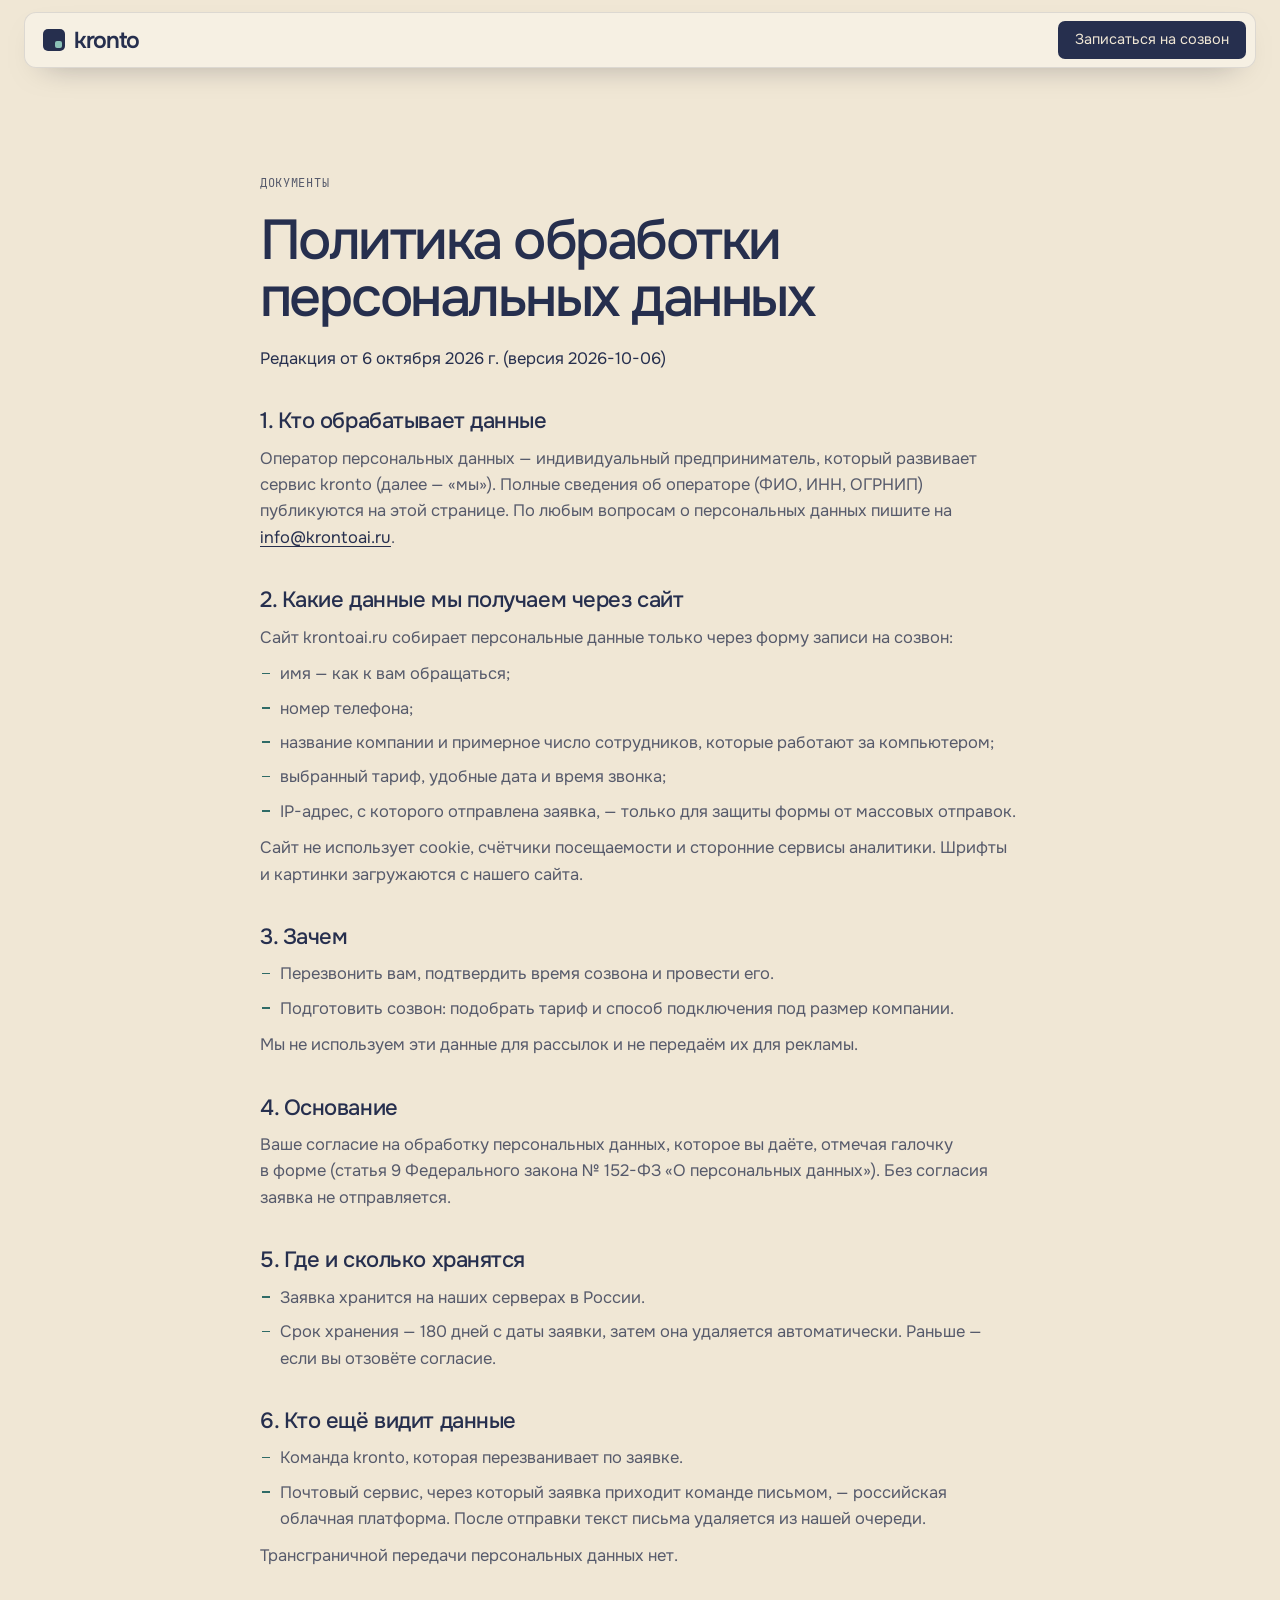
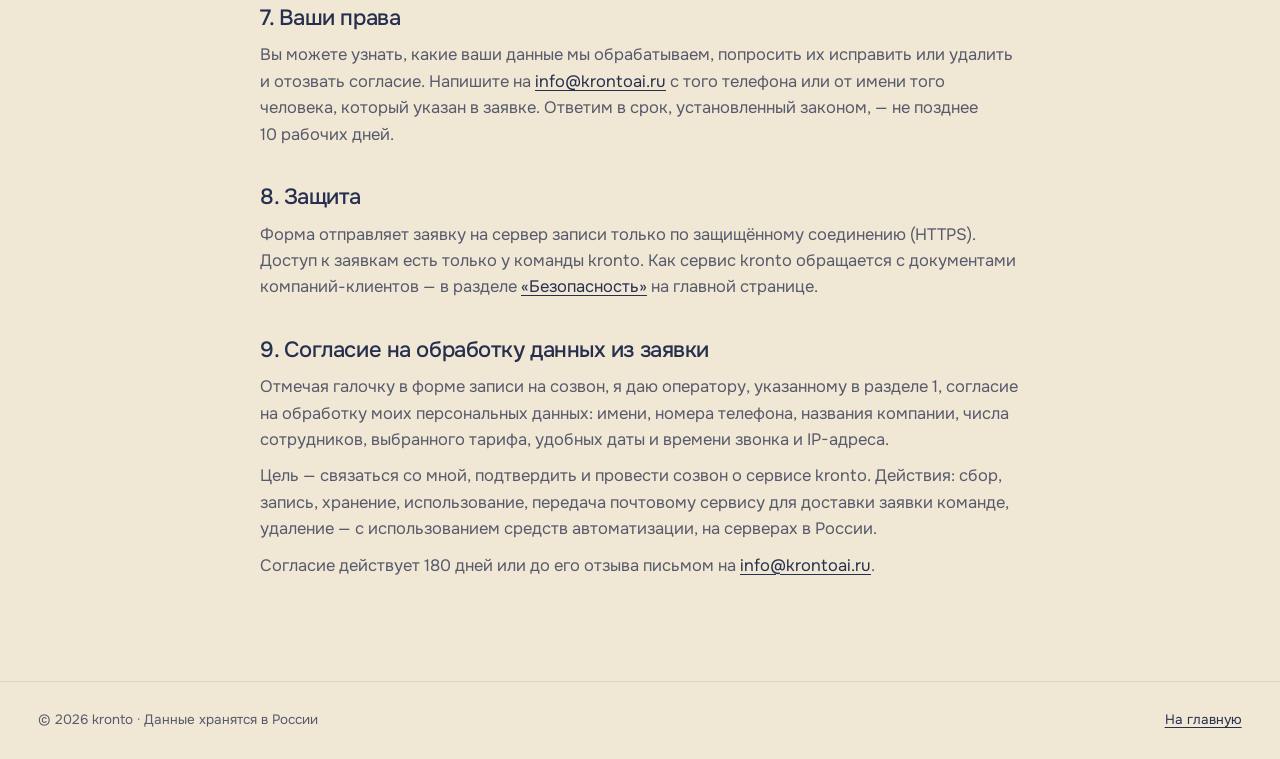
<file: privacy.html>
<!doctype html>
<html lang="ru">
<head>
  <meta charset="utf-8">
  <meta name="viewport" content="width=device-width, initial-scale=1, viewport-fit=cover">
  <meta http-equiv="Content-Security-Policy" content="default-src 'self'; script-src 'self'; style-src 'self'; img-src 'self' data:; font-src 'self'; connect-src 'self'; object-src 'none'; base-uri 'self'; form-action 'self'">
  <title>Политика обработки персональных данных&nbsp;— kronto</title>
  <meta name="description" content="Какие персональные данные kronto получает через сайт krontoai.ru, зачем, где и сколько хранит и как отозвать согласие.">
  <link rel="canonical" href="https://krontoai.ru/privacy">
  <meta name="theme-color" content="#f0e7d5">
  <link rel="icon" href="assets/img/favicon.svg?v=2" type="image/svg+xml">
  <link rel="apple-touch-icon" href="assets/img/apple-touch-icon.png?v=2">
  <link rel="preload" href="assets/fonts/onest-cyrillic.woff2" as="font" type="font/woff2" crossorigin>
  <link rel="stylesheet" href="assets/css/tokens.css?v=5">
  <link rel="stylesheet" href="assets/css/base.css?v=5">
  <link rel="stylesheet" href="assets/css/sections.css?v=5">
</head>
<body>
  <a class="skip-link" href="#main">Перейти к&nbsp;содержанию</a>

  <header class="site-header">
    <div class="site-header__bar">
      <a class="logo" href="./" aria-label="kronto — на главную">
        <span class="logo__mark" aria-hidden="true"><span></span></span>
        <span class="logo__word">kronto</span>
      </a>
      <div class="site-header__actions">
        <a class="btn btn--dark btn--sm site-header__cta" href="./#contact"><span>Записаться<span class="site-header__cta-tail"> на&nbsp;созвон</span></span></a>
      </div>
    </div>
  </header>

  <main id="main" class="page">
    <article class="page__inner">
      <span class="eyebrow">Документы</span>
      <h1 class="page__title">Политика обработки персональных данных</h1>
      <div class="prose">
        <!-- Версия политики. Сменили текст — новая дата здесь и LEADS_POLICY_VERSION на сервере. -->
        <p class="prose__lead">Редакция от&nbsp;6&nbsp;октября 2026&nbsp;г. (версия 2026-10-06)</p>

        <h2>1. Кто обрабатывает данные</h2>
        <!-- ЗАМЕНИТЬ: ФИО индивидуального предпринимателя, ИНН, ОГРНИП — когда будут реквизиты -->
        <p>Оператор персональных данных&nbsp;— индивидуальный предприниматель, который развивает сервис kronto (далее&nbsp;— «мы»). Полные сведения об&nbsp;операторе (ФИО, ИНН, ОГРНИП) публикуются на&nbsp;этой странице. По&nbsp;любым вопросам о&nbsp;персональных данных пишите на <a href="mailto:info@krontoai.ru">info@krontoai.ru</a>.</p>

        <h2>2. Какие данные мы&nbsp;получаем через сайт</h2>
        <p>Сайт krontoai.ru собирает персональные данные только через форму записи на&nbsp;созвон:</p>
        <ul>
          <li>имя&nbsp;— как к&nbsp;вам обращаться;</li>
          <li>номер телефона;</li>
          <li>название компании и&nbsp;примерное число сотрудников, которые работают за&nbsp;компьютером;</li>
          <li>выбранный тариф, удобные дата и&nbsp;время звонка;</li>
          <li>IP-адрес, с&nbsp;которого отправлена заявка,&nbsp;— только для защиты формы от&nbsp;массовых отправок.</li>
        </ul>
        <p>Сайт не&nbsp;использует cookie, счётчики посещаемости и&nbsp;сторонние сервисы аналитики. Шрифты и&nbsp;картинки загружаются с&nbsp;нашего сайта.</p>

        <h2>3. Зачем</h2>
        <ul>
          <li>Перезвонить вам, подтвердить время созвона и&nbsp;провести его.</li>
          <li>Подготовить созвон: подобрать тариф и&nbsp;способ подключения под размер компании.</li>
        </ul>
        <p>Мы&nbsp;не&nbsp;используем эти данные для рассылок и&nbsp;не&nbsp;передаём их&nbsp;для рекламы.</p>

        <h2>4. Основание</h2>
        <p>Ваше согласие на&nbsp;обработку персональных данных, которое вы&nbsp;даёте, отмечая галочку в&nbsp;форме (статья 9 Федерального закона № 152-ФЗ «О&nbsp;персональных данных»). Без согласия заявка не&nbsp;отправляется.</p>

        <h2>5. Где и&nbsp;сколько хранятся</h2>
        <ul>
          <li>Заявка хранится на&nbsp;наших серверах в&nbsp;России.</li>
          <li>Срок хранения&nbsp;— 180&nbsp;дней с&nbsp;даты заявки, затем она удаляется автоматически. Раньше&nbsp;— если вы&nbsp;отзовёте согласие.</li>
        </ul>

        <h2>6. Кто ещё видит данные</h2>
        <ul>
          <li>Команда kronto, которая перезванивает по&nbsp;заявке.</li>
          <li>Почтовый сервис, через который заявка приходит команде письмом,&nbsp;— российская облачная платформа. После отправки текст письма удаляется из&nbsp;нашей очереди.</li>
        </ul>
        <p>Трансграничной передачи персональных данных нет.</p>

        <h2>7. Ваши права</h2>
        <p>Вы&nbsp;можете узнать, какие ваши данные мы&nbsp;обрабатываем, попросить их&nbsp;исправить или удалить и&nbsp;отозвать согласие. Напишите на <a href="mailto:info@krontoai.ru">info@krontoai.ru</a> с&nbsp;того телефона или от&nbsp;имени того человека, который указан в&nbsp;заявке. Ответим в&nbsp;срок, установленный законом,&nbsp;— не&nbsp;позднее 10&nbsp;рабочих дней.</p>

        <h2>8. Защита</h2>
        <p>Форма отправляет заявку на&nbsp;сервер записи только по&nbsp;защищённому соединению (HTTPS). Доступ к&nbsp;заявкам есть только у&nbsp;команды kronto. Как сервис kronto обращается с&nbsp;документами компаний-клиентов&nbsp;— в&nbsp;разделе <a href="./#security">«Безопасность»</a> на&nbsp;главной странице.</p>

        <h2 id="consent">9. Согласие на&nbsp;обработку данных из&nbsp;заявки</h2>
        <p>Отмечая галочку в&nbsp;форме записи на&nbsp;созвон, я&nbsp;даю оператору, указанному в&nbsp;разделе 1, согласие на&nbsp;обработку моих персональных данных: имени, номера телефона, названия компании, числа сотрудников, выбранного тарифа, удобных даты и&nbsp;времени звонка и&nbsp;IP-адреса.</p>
        <p>Цель&nbsp;— связаться со&nbsp;мной, подтвердить и&nbsp;провести созвон о&nbsp;сервисе kronto. Действия: сбор, запись, хранение, использование, передача почтовому сервису для доставки заявки команде, удаление&nbsp;— с&nbsp;использованием средств автоматизации, на&nbsp;серверах в&nbsp;России.</p>
        <p>Согласие действует 180&nbsp;дней или до&nbsp;его отзыва письмом на <a href="mailto:info@krontoai.ru">info@krontoai.ru</a>.</p>
      </div>
    </article>
  </main>

  <footer class="page-footer">
    <div class="page-footer__inner">
      <span>© 2026 kronto · Данные хранятся в&nbsp;России</span>
      <a href="./">На&nbsp;главную</a>
    </div>
  </footer>
</body>
</html>
</file>
<file: assets/css/tokens.css>
/* Дизайн-токены kronto: хвойный, ночной синий и крем.
   Меняйте значения здесь — остальные стили ссылаются на них. */

/* Onest — вариативный, 300–700. Три файла по диапазонам символов:
   браузер скачивает только нужные (кириллица + латиница + знак рубля). */
@font-face {
  font-family: "Onest";
  src: url("../fonts/onest-cyrillic.woff2") format("woff2");
  font-weight: 300 700;
  font-style: normal;
  font-display: swap;
  unicode-range: U+0301, U+0400-045F, U+0490-0491, U+04B0-04B1, U+2116;
}

@font-face {
  font-family: "Onest";
  src: url("../fonts/onest-latin.woff2") format("woff2");
  font-weight: 300 700;
  font-style: normal;
  font-display: swap;
  unicode-range: U+0000-00FF, U+0131, U+0152-0153, U+02BB-02BC, U+02C6, U+02DA, U+02DC, U+0304, U+0308, U+0329, U+2000-206F, U+20AC, U+2122, U+2191, U+2193, U+2212, U+2215, U+FEFF, U+FFFD;
}

@font-face {
  font-family: "Onest";
  src: url("../fonts/onest-rub.woff2") format("woff2");
  font-weight: 300 700;
  font-style: normal;
  font-display: swap;
  unicode-range: U+20BD;
}

@font-face {
  font-family: "JetBrains Mono";
  src: url("../fonts/jetbrains-mono-400.woff2") format("woff2");
  font-weight: 400;
  font-style: normal;
  font-display: swap;
}

:root {
  /* Фон и поверхности */
  --cream: #f0e7d5;          /* фон страницы */
  --paper: #f7f1e6;          /* карточки */
  --paper-2: #fbf8f1;        /* окно демо, поля */
  --paper-3: #fffdf8;        /* поле ввода */
  --sand: #f3ecdd;           /* боковая панель демо, фрагмент источника */
  --sand-2: #efe6d3;         /* вопрос сотрудника */
  --sand-3: #e9e0cc;         /* выбранный документ */
  --line: #ddd3c0;
  --line-2: #e4dac7;
  --line-3: #d3c8b3;

  /* Текст и тёмные поверхности */
  --navy: #262f4e;           /* основной текст и тёмные секции, 11:1 на креме */
  --navy-2: #39426a;         /* наведение, индиго */
  --navy-3: #4a5175;         /* линии на тёмном */
  --navy-4: #414a6c;
  --night: #0b0f1f;          /* первый экран */
  --muted: #565a6b;          /* вторичный текст, 5.9:1 на креме */
  --muted-2: #62667c;        /* подписи, 4.6:1 на креме */
  --on-dark: #f0e7d5;
  --on-dark-muted: #c9c3b6;  /* 8:1 на navy */
  --on-dark-muted-2: #b2aea9;

  /* Акценты */
  --teal: #2f6b66;           /* хвойный: кнопки, маркеры источников, 5.6:1 на креме */
  --teal-2: #3a7c76;         /* наведение */
  --teal-light: #8cc2b8;
  --teal-soft: #dceae5;
  --teal-ink: #24524e;
  --ochre: #ead9a9;          /* подсветка фрагмента в источнике */
  --ochre-deep: #8a6a36;     /* иллюстрация шага 01 */
  --error: #a3382e;
  --error-on-dark: #f3b2a6;
  --pdf: #9b3b32;
  --docx: #2f5c9e;

  /* Шрифты */
  --font-sans: "Onest", system-ui, -apple-system, "Segoe UI", Roboto, Arial, sans-serif;
  --font-mono: "JetBrains Mono", ui-monospace, "SF Mono", Menlo, Consolas, monospace;

  /* Типографика */
  --fs-eyebrow: 0.71875rem;                       /* 11.5px */
  --fs-small: 0.9375rem;                          /* 15px */
  --fs-body: 1rem;                                /* 16px */
  --fs-lead: 1.09375rem;                          /* 17.5px */
  --fs-card-title: 1.3125rem;                     /* 21px */
  --fs-h2: clamp(2.125rem, 1.4rem + 2.6vw, 3.75rem);   /* 34–60px */
  --ls-head: -0.045em;

  /* Ритм */
  --gutter: clamp(16px, 3vw, 40px);
  --section-y: clamp(88px, 10vw, 140px);
  --max: 1440px;
  --radius: 12px;
  --radius-sm: 7px;
  --radius-lg: 18px;
  --header-h: 68px;

  --ease: cubic-bezier(.2, .7, .2, 1);
  --shadow-window: 0 40px 80px -48px rgba(20, 24, 44, .55);
}
</file>
<file: assets/css/base.css>
/* База: сброс, типографика, кнопки, общие блоки секций. */

*,
*::before,
*::after {
  box-sizing: border-box;
}

html {
  -webkit-text-size-adjust: 100%;
  text-size-adjust: 100%;
  scroll-behavior: smooth;
  scroll-padding-top: 88px;
}

@media (prefers-reduced-motion: reduce) {
  html {
    scroll-behavior: auto;
  }

  *,
  *::before,
  *::after {
    animation-duration: .01ms !important;
    animation-iteration-count: 1 !important;
    transition-duration: .01ms !important;
  }
}

body {
  margin: 0;
  min-height: 100vh;
  background: var(--cream);
  color: var(--navy);
  font-family: var(--font-sans);
  font-size: var(--fs-body);
  line-height: 1.5;
  -webkit-font-smoothing: antialiased;
  -moz-osx-font-smoothing: grayscale;
  font-synthesis: none;
  overflow-x: clip;
}

h1, h2, h3, h4, p, ul, ol, dl, dd, figure, blockquote {
  margin: 0;
}

ul[class], ol[class] {
  list-style: none;
  padding: 0;
}

img, svg, canvas {
  display: block;
  max-width: 100%;
}

button, input, select, textarea {
  font: inherit;
  color: inherit;
  letter-spacing: inherit;
}

button {
  cursor: pointer;
}

a {
  color: inherit;
  text-decoration: underline;
  text-decoration-thickness: 1px;
  text-underline-offset: 3px;
}

:focus-visible {
  outline: 2px solid var(--navy);
  outline-offset: 2px;
}

.on-dark :focus-visible,
.on-dark:focus-visible {
  outline-color: var(--on-dark);
}

::selection {
  background: var(--ochre);
  color: var(--navy);
}

[hidden] {
  display: none !important;
}

.visually-hidden {
  position: absolute !important;
  width: 1px;
  height: 1px;
  margin: -1px;
  padding: 0;
  overflow: hidden;
  clip: rect(0 0 0 0);
  white-space: nowrap;
  border: 0;
}

.skip-link {
  position: fixed;
  left: 12px;
  top: 12px;
  z-index: 100;
  padding: 10px 16px;
  border-radius: var(--radius-sm);
  background: var(--navy);
  color: var(--on-dark);
  transform: translateY(-160%);
  transition: transform .2s var(--ease);
}

.skip-link:focus {
  transform: none;
}

.mono {
  font-family: var(--font-mono);
}

.nowrap {
  white-space: nowrap;
}

/* ── Каркас ── */

.wrap {
  position: relative;
  max-width: var(--max);
  margin: 0 auto;
}

.section {
  position: relative;
  overflow: hidden;
  padding: var(--section-y) var(--gutter);
}

.section--flush-top {
  padding-top: 0;
}

.section--dark {
  background: var(--navy);
  color: var(--on-dark);
}

.section__stack {
  display: flex;
  flex-direction: column;
  gap: clamp(40px, 5vw, 64px);
}

/* Декоративный фон секции: линии и волны под содержимым */
.bg-art {
  position: absolute;
  inset: 0;
  pointer-events: none;
}

/* ── Заголовок секции ── */

.head {
  display: grid;
  grid-template-columns: repeat(auto-fit, minmax(min(100%, 460px), 1fr));
  gap: 24px clamp(40px, 8vw, 120px);
  align-items: end;
}

.head__title {
  display: flex;
  flex-direction: column;
  gap: 22px;
}

.eyebrow {
  display: inline-flex;
  align-items: center;
  gap: 10px;
  font-family: var(--font-mono);
  font-size: var(--fs-eyebrow);
  letter-spacing: .06em;
  text-transform: uppercase;
  color: var(--muted);
}

.on-dark .eyebrow {
  color: var(--on-dark-muted-2);
}

.h2 {
  font-weight: 500;
  font-size: var(--fs-h2);
  line-height: 1;
  letter-spacing: var(--ls-head);
  text-wrap: balance;
}

.lead {
  max-width: 520px;
  font-size: var(--fs-lead);
  line-height: 1.62;
  text-wrap: pretty;
}

/* Плашка-выделение: фирменный приём макета */
.lead--mark > span {
  padding: 3px 8px;
  background: var(--teal);
  color: var(--on-dark);
  box-decoration-break: clone;
  -webkit-box-decoration-break: clone;
}

.lead--muted {
  line-height: 1.5;
  color: var(--on-dark-muted);
}

.tag {
  align-self: flex-start;
  padding: 3px 8px;
  background: var(--teal);
  color: var(--on-dark);
  font-size: var(--fs-small);
}

/* ── Кнопки ── */

.btn {
  display: inline-flex;
  align-items: center;
  justify-content: center;
  gap: 10px;
  min-height: 46px;
  padding: 0 22px;
  border: 1px solid transparent;
  border-radius: var(--radius-sm);
  font-size: 15.5px;
  font-weight: 500;
  line-height: 1.2;
  text-decoration: none;
  white-space: nowrap;
  transition: background-color .15s ease, color .15s ease, border-color .15s ease;
}

.btn:disabled {
  cursor: default;
  opacity: .6;
}

.btn--dark {
  background: var(--navy);
  color: var(--on-dark);
}

.btn--dark:hover {
  background: var(--navy-2);
}

.btn--teal {
  background: var(--teal);
  color: var(--on-dark);
}

.btn--teal:hover {
  background: var(--teal-2);
}

.btn--outline {
  border-color: var(--navy);
  background: var(--cream);
  color: var(--navy);
  font-weight: 400;
}

.btn--outline:hover {
  background: var(--navy);
  color: var(--on-dark);
}

.btn--sm {
  min-height: 38px;
  padding: 0 16px;
  font-size: 14.5px;
  font-weight: 400;
}

.btn__arrow {
  flex: none;
  transition: transform .2s var(--ease);
}

.btn:hover .btn__arrow {
  transform: translateX(3px);
}

/* Текстовая кнопка-ссылка */
.link-btn {
  padding: 0;
  border: 0;
  background: none;
  color: inherit;
  text-decoration: underline;
  text-decoration-thickness: 1px;
  text-underline-offset: 3px;
}

.link-btn:hover,
a:hover {
  text-decoration-thickness: 2px;
}

.icon {
  flex: none;
  fill: none;
  stroke: currentColor;
  stroke-width: 1.5;
  stroke-linecap: round;
  stroke-linejoin: round;
}
</file>
<file: assets/css/sections.css>
/* Секции лендинга — в порядке страницы. */

/* ═════════ Шапка ═════════ */

.site-header {
  position: sticky;
  top: 0;
  z-index: 40;
  height: 0;
}

.site-header__bar {
  position: relative;
  max-width: 1400px;
  width: calc(100% - 2 * clamp(10px, 2vw, 24px));
  height: 56px;
  margin: 12px auto 0;
  padding: 0 9px 0 18px;
  display: flex;
  align-items: center;
  gap: clamp(16px, 3.5vw, 48px);
  background: rgba(247, 241, 230, .86);
  -webkit-backdrop-filter: blur(14px);
  backdrop-filter: blur(14px);
  border: 1px solid rgba(38, 47, 78, .12);
  border-radius: 12px;
  box-shadow: 0 12px 32px -20px rgba(10, 12, 30, .5);
}

.logo {
  display: flex;
  align-items: center;
  gap: 9px;
  color: var(--navy);
  text-decoration: none;
}

.logo__mark,
.demo__mark {
  flex: none;
  width: 22px;
  height: 22px;
  padding: 3px;
  display: flex;
  align-items: flex-end;
  justify-content: flex-end;
  border-radius: 5px;
  background: var(--navy);
}

.logo__mark > span,
.demo__mark > span {
  width: 7px;
  height: 7px;
  border-radius: 2px;
  background: var(--teal-light);
}

.logo__word {
  font-size: 23px;
  font-weight: 600;
  letter-spacing: -0.055em;
  line-height: 1;
}

.nav {
  display: none;
  align-self: stretch;
}

.nav__list {
  display: flex;
  gap: 28px;
  height: 100%;
  font-size: 14.5px;
  white-space: nowrap;
}

.nav__list a {
  height: 100%;
  display: flex;
  align-items: center;
  color: var(--muted);
  text-decoration: none;
  box-shadow: inset 0 -2px 0 transparent;
  transition: color .15s ease, box-shadow .15s ease;
}

.nav__list a:hover,
.nav__list a[aria-current="true"] {
  color: var(--navy);
}

.nav__list a[aria-current="true"] {
  box-shadow: inset 0 -2px 0 var(--navy);
}

.site-header__actions {
  margin-left: auto;
  display: flex;
  align-items: center;
  gap: 6px;
}

.site-header__cta {
  font-weight: 400;
}

.menu-btn {
  width: 40px;
  height: 40px;
  display: inline-flex;
  align-items: center;
  justify-content: center;
  border: 0;
  border-radius: var(--radius-sm);
  background: transparent;
  color: var(--navy);
}

.menu-btn:hover {
  background: rgba(38, 47, 78, .07);
}

.menu-btn__close,
.menu-btn[aria-expanded="true"] .menu-btn__open {
  display: none;
}

.menu-btn[aria-expanded="true"] .menu-btn__close {
  display: block;
}

.mobile-menu {
  position: absolute;
  top: 74px;
  left: clamp(10px, 2vw, 24px);
  right: clamp(10px, 2vw, 24px);
  padding: 8px 18px 18px;
  background: var(--paper);
  border: 1px solid rgba(38, 47, 78, .12);
  border-radius: 12px;
  box-shadow: 0 24px 48px -24px rgba(10, 12, 30, .55);
  animation: drop-in .2s var(--ease);
}

.mobile-menu__list a {
  display: block;
  padding: 13px 0;
  border-bottom: 1px solid var(--line);
  font-size: 18px;
  text-decoration: none;
}

.mobile-menu__contacts {
  display: flex;
  flex-wrap: wrap;
  gap: 8px 20px;
  padding-top: 14px;
  font-size: 14.5px;
  color: var(--muted);
}

@keyframes drop-in {
  from { opacity: 0; transform: translateY(-6px); }
}

@media (max-width: 420px) {
  .site-header__cta-tail {
    display: none;
  }
}

@media (min-width: 1080px) {
  .nav {
    display: block;
  }

  .menu-btn,
  .mobile-menu {
    display: none !important;
  }
}

/* ═════════ Первый экран ═════════ */

.hero {
  padding: 10px 10px 0;
}

.hero__frame {
  position: relative;
  isolation: isolate;
  height: max(640px, min(calc(100vh - 20px), 980px));
  height: max(640px, min(calc(100svh - 20px), 980px));
  display: flex;
  flex-direction: column;
  justify-content: flex-end;
  overflow: hidden;
  border-radius: var(--radius-lg);
  background: var(--night);
  color: var(--on-dark);
}

.hero__art {
  position: absolute;
  inset: 0;
}

.hero__shade {
  position: absolute;
  inset: 0;
  pointer-events: none;
  background: linear-gradient(to top, rgba(8, 11, 24, .88) 0%, rgba(8, 11, 24, .55) 28%, rgba(8, 11, 24, 0) 55%);
}

/* Узкий экран: слово стоит на горизонте, текст — под ним, на воде.
   Горизонт маяка совпадает с линией букв (main.js, measureHorizon). */
.hero__content {
  position: relative;
  padding: 0 clamp(20px, 3vw, 44px) clamp(22px, 2.6vw, 40px);
  display: flex;
  flex-direction: column;
  align-items: flex-start;
  gap: 26px;
}

.hero__word {
  min-width: 0;
  margin: 0 0 0 -0.045em;
  font-size: clamp(96px, 19vw, 300px);
  font-weight: 600;
  letter-spacing: -0.07em;
  line-height: .74;
  color: var(--on-dark);
  user-select: none;
}

.hero__baseline {
  display: inline-block;
  width: 0;
  height: 0;
}

.hero__text {
  max-width: 520px;
  display: flex;
  flex-direction: column;
  align-items: flex-start;
  gap: 18px;
  padding-bottom: 4px;
}

/* Широкий экран: слово слева на линии горизонта, маяк — в просвете
   между словом и текстом, текст — справа внизу, на воде. */
@media (min-width: 1100px) {
  .hero__content {
    position: absolute;
    inset: 0;
    padding: 0;
  }

  .hero__word {
    position: absolute;
    left: clamp(20px, 3vw, 44px);
    bottom: 42%;
    font-size: clamp(150px, 17vw, 300px);
  }

  .hero__text {
    position: absolute;
    right: clamp(20px, 3vw, 44px);
    bottom: clamp(22px, 2.6vw, 40px);
    width: min(360px, 28vw);
  }
}

.hero__title {
  font-weight: 500;
  font-size: clamp(26px, 2.3vw, 36px);
  line-height: 1.06;
  letter-spacing: -0.035em;
  text-wrap: balance;
}

.hero__lead {
  font-size: 15.5px;
  line-height: 1.5;
  color: var(--on-dark-muted);
  text-wrap: pretty;
}

.hero__cta {
  margin-top: 6px;
  height: 48px;
  padding: 0 6px 0 20px;
  display: inline-flex;
  align-items: center;
  gap: 14px;
  border-radius: 10px;
  background: var(--on-dark);
  color: var(--navy);
  font-size: 15px;
  font-weight: 500;
  text-decoration: none;
  transition: background-color .15s ease;
}

.hero__cta:hover {
  background: #fff;
}

.hero__cta-icon {
  width: 36px;
  height: 36px;
  display: flex;
  align-items: center;
  justify-content: center;
  border-radius: var(--radius-sm);
  background: var(--teal);
  color: var(--on-dark);
  transition: background-color .15s ease;
}

.hero__cta:hover .hero__cta-icon {
  background: var(--teal-2);
}

@media (max-width: 719px) {
  .hero__frame {
    height: auto;
    min-height: max(600px, calc(100svh - 20px));
  }

  .hero__content {
    gap: 22px;
  }
}

/* Полоса с волнами */
.band {
  position: relative;
}

.band > kronto-waves {
  position: absolute;
  inset: 0;
}

.band--hero {
  height: clamp(220px, 30vw, 480px);
  margin-top: 10px;
}

.band--how {
  height: clamp(200px, 26vw, 400px);
  margin: 0 calc(-1 * var(--gutter)) clamp(72px, 8vw, 112px);
}

/* ═════════ Подключения ═════════ */

.strip {
  position: relative;
  overflow: hidden;
  padding: clamp(40px, 4.5vw, 64px) var(--gutter);
  border-bottom: 1px solid var(--line);
}

.strip__grid {
  display: grid;
  grid-template-columns: repeat(auto-fit, minmax(min(100%, 440px), 1fr));
  row-gap: 28px;
}

.strip__item {
  padding: 6px clamp(20px, 3.5vw, 56px) 6px 0;
  display: flex;
  flex-direction: column;
  gap: 12px;
}

.strip__item--rule {
  padding: 6px 0 6px clamp(20px, 3.5vw, 56px);
  border-left: 2px solid var(--navy);
}

.strip__text {
  font-size: clamp(24px, 2.5vw, 38px);
  font-weight: 500;
  line-height: 1.12;
  letter-spacing: -0.035em;
  text-wrap: balance;
}

.strip__muted {
  color: var(--muted-2);
}

/* ═════════ Карточки ═════════ */

.cards {
  display: grid;
  gap: 16px;
}

.cards--2,
.cards--3 {
  grid-template-columns: repeat(auto-fit, minmax(min(100%, 320px), 1fr));
}

.cards--4 {
  grid-template-columns: repeat(auto-fit, minmax(min(100%, 250px), 1fr));
}

.card {
  position: relative;
  display: flex;
  flex-direction: column;
  padding: 26px;
  border: 1px solid var(--line);
  border-radius: var(--radius);
  background: var(--paper);
}

.card--tall {
  min-height: 300px;
  justify-content: space-between;
  gap: 40px;
}

.card__badge {
  width: 38px;
  height: 38px;
  display: flex;
  align-items: center;
  justify-content: center;
  border-radius: 8px;
  background: var(--navy);
  color: var(--on-dark);
  font-size: 16px;
  font-weight: 600;
}

.card__badge--teal {
  background: var(--teal);
}

.card__title {
  margin-bottom: 8px;
  font-size: var(--fs-card-title);
  font-weight: 400;
  line-height: 1.2;
  letter-spacing: -0.025em;
  text-wrap: balance;
}

.card__text {
  font-size: 16.5px;
  line-height: 1.5;
  color: var(--muted);
  text-wrap: pretty;
}

.card--diff {
  min-height: 250px;
  justify-content: space-between;
  gap: 36px;
}

.card__num {
  font-size: 12px;
  color: var(--teal);
}

.card--dark {
  background: var(--navy);
  border-color: var(--navy);
  color: var(--on-dark);
}

.card--dark .card__text {
  color: var(--on-dark-muted-2);
}

.card--dark .card__num {
  color: var(--teal-light);
}

.card--sec {
  min-height: 250px;
  padding: 24px;
  gap: 12px;
}

.card__icon {
  width: 40px;
  height: 40px;
  display: flex;
  align-items: center;
  justify-content: center;
  border-radius: 8px;
  background: var(--navy);
  color: var(--on-dark);
}

.card__icon .icon {
  stroke-width: 1.3;
}

.card__subtitle {
  margin-top: auto;
  font-size: 19px;
  font-weight: 400;
  letter-spacing: -0.02em;
}

.card__small {
  font-size: 15px;
  line-height: 1.5;
  color: var(--muted);
}

@media (max-width: 600px) {
  .card {
    padding: 22px;
  }

  .card--tall {
    min-height: 0;
    gap: 28px;
  }

  .card--diff {
    min-height: 0;
    gap: 22px;
  }

  .card--sec {
    min-height: 0;
  }

  .card--sec .card__subtitle {
    margin-top: 18px;
  }

  .step {
    min-height: 0;
  }
}

.center-row {
  display: flex;
  justify-content: center;
  flex-wrap: wrap;
  gap: 10px;
}

.head--action {
  display: flex;
  flex-wrap: wrap;
  justify-content: space-between;
  align-items: flex-end;
  gap: 24px 64px;
}

.head--action .head__title {
  flex: 1 1 480px;
  max-width: 760px;
}

/* ═════════ Как работает ═════════ */

.steps {
  display: grid;
  grid-template-columns: repeat(auto-fit, minmax(min(100%, 300px), 1fr));
  gap: 16px;
}

.step {
  display: flex;
  flex-direction: column;
  min-height: 400px;
  overflow: hidden;
  border-radius: var(--radius);
  background: var(--cream);
  color: var(--navy);
}

.step__art {
  position: relative;
  flex: none;
  height: clamp(170px, 15vw, 210px);
  color: var(--on-dark);
}

.step__art--ochre {
  background: var(--ochre-deep);
}

.step__art--teal {
  background: var(--teal);
}

.step__art--indigo {
  background: var(--navy-2);
}

.step__art > kronto-lines {
  position: absolute;
  inset: 0;
}

.step__art::after {
  content: "";
  position: absolute;
  inset: 0;
  background: linear-gradient(to top right, rgba(12, 16, 32, .78) 0%, rgba(12, 16, 32, 0) 60%);
}

.step__num {
  position: absolute;
  z-index: 1;
  left: 22px;
  bottom: 18px;
  font-size: clamp(60px, 5.5vw, 88px);
  font-weight: 300;
  line-height: .8;
  letter-spacing: -0.06em;
}

.step__icon {
  position: absolute;
  z-index: 1;
  right: 16px;
  top: 16px;
  width: 40px;
  height: 40px;
  display: flex;
  align-items: center;
  justify-content: center;
  border-radius: 9px;
  background: var(--cream);
  color: var(--navy);
}

.step__icon .icon {
  stroke-width: 1.3;
}

.step__body {
  padding: 24px 24px 28px;
}

.step__title {
  margin-bottom: 8px;
  font-size: 20px;
  font-weight: 400;
  line-height: 1.2;
  letter-spacing: -0.02em;
}

.step__text {
  font-size: 16px;
  line-height: 1.5;
  color: var(--muted);
  text-wrap: pretty;
}

/* ═════════ Демо ═════════ */

.demo-section {
  display: flex;
  flex-direction: column;
  gap: clamp(36px, 4vw, 56px);
}

.demo-section__head {
  display: flex;
  justify-content: space-between;
  align-items: flex-end;
  flex-wrap: wrap;
  gap: 24px 64px;
}

.demo-section__head .head__title {
  flex: 1 1 480px;
  max-width: 760px;
}

.demo-section__head .lead {
  max-width: 620px;
}

.demo {
  display: flex;
  flex-direction: column;
  overflow: hidden;
  border: 1px solid var(--line);
  border-radius: 16px;
  background: var(--paper-2);
  box-shadow: var(--shadow-window);
}

.demo__bar {
  display: flex;
  align-items: center;
  justify-content: space-between;
  gap: 12px;
  padding: 12px 14px 12px 20px;
  border-bottom: 1px solid var(--line-2);
}

.demo__company {
  display: flex;
  align-items: center;
  flex-wrap: wrap;
  gap: 4px 10px;
  min-width: 0;
}

.demo__mark {
  width: 18px;
  height: 18px;
  border-radius: 4px;
}

.demo__mark > span {
  width: 6px;
  height: 6px;
  border-radius: 1px;
}

.demo__name {
  font-size: 16px;
  font-weight: 500;
}

.demo__meta {
  font-size: 12.5px;
  color: var(--muted-2);
}

.demo__reset {
  flex: none;
  height: 40px;
  padding: 0 16px;
  display: flex;
  align-items: center;
  gap: 8px;
  border: 1px solid var(--line-3);
  border-radius: 10px;
  background: var(--paper-2);
  font-size: 15px;
  white-space: nowrap;
  transition: border-color .15s ease;
}

.demo__reset:hover {
  border-color: var(--navy);
}

.demo__body {
  display: flex;
  flex-wrap: wrap;
}

.demo__docs {
  flex: 1 1 250px;
  max-width: 320px;
  padding: 20px 14px;
  border-right: 1px solid var(--line-2);
  background: var(--sand);
}

.demo__docs-title {
  display: block;
  padding: 0 8px 12px;
  font-size: 15.5px;
  font-weight: 500;
  list-style: none;
  cursor: default;
  pointer-events: none;
}

.demo__docs-title::-webkit-details-marker {
  display: none;
}

.demo__docs-count {
  font-weight: 400;
  color: var(--muted-2);
}

.doc-list {
  display: flex;
  flex-direction: column;
  gap: 2px;
}

.doc {
  display: grid;
  grid-template-columns: 34px minmax(0, 1fr);
  gap: 12px;
  align-items: start;
  padding: 9px 8px;
  border-radius: 10px;
  transition: background-color .3s ease;
}

.doc.is-cited {
  background: var(--sand-3);
}

.doc__type {
  width: 32px;
  height: 38px;
  padding-bottom: 5px;
  display: flex;
  align-items: flex-end;
  justify-content: center;
  border: 1px solid var(--line-3);
  border-radius: 4px;
  background: var(--paper-2);
  font-family: var(--font-mono);
  font-size: 9.5px;
}

.doc__type--docx { color: var(--docx); }
.doc__type--pdf { color: var(--pdf); }

.doc__type--web {
  height: 32px;
  padding: 0;
  align-items: center;
  border-radius: 50%;
  color: var(--teal);
}

.doc__info {
  display: flex;
  flex-direction: column;
  gap: 3px;
  min-width: 0;
}

.doc__title {
  font-size: 14.5px;
  line-height: 1.3;
}

.doc__meta {
  font-size: 11.5px;
  color: var(--muted-2);
}

.demo__chat {
  flex: 3 1 420px;
  min-width: 0;
  display: flex;
  flex-direction: column;
}

.demo__thread {
  height: clamp(460px, 44vw, 560px);
  overflow-y: auto;
  overscroll-behavior: contain;
  padding: 26px clamp(16px, 3vw, 36px);
  display: flex;
  flex-direction: column;
  gap: 26px;
  scrollbar-width: thin;
  scrollbar-color: var(--line-3) transparent;
}

.demo__thread:focus-visible {
  outline-offset: -2px;
}

.msg {
  display: flex;
  flex-direction: column;
  gap: 14px;
}

.msg.is-new {
  animation: msg-in .35s var(--ease);
}

@keyframes msg-in {
  from { opacity: 0; transform: translateY(8px); }
}

.msg__q {
  align-self: flex-end;
  max-width: 85%;
  padding: 12px 16px;
  border-radius: 14px;
  background: var(--sand-2);
  font-size: 16px;
  line-height: 1.4;
  overflow-wrap: anywhere;
}

.msg__answer {
  display: flex;
  flex-direction: column;
  gap: 14px;
  max-width: 720px;
  animation: msg-in .3s var(--ease);
}

.msg__p {
  max-width: 720px;
  font-size: 16px;
  line-height: 1.65;
}

.msg__ol {
  display: flex;
  flex-direction: column;
  gap: 10px;
}

.msg__ol li {
  display: grid;
  grid-template-columns: 26px minmax(0, 1fr);
  font-size: 16px;
  line-height: 1.6;
}

.msg__ol-n {
  padding-top: 3px;
  font-family: var(--font-mono);
  font-size: 12px;
  color: var(--muted-2);
}

.cite {
  width: 19px;
  height: 19px;
  margin: 0 3px;
  padding: 0;
  display: inline-flex;
  align-items: center;
  justify-content: center;
  vertical-align: 2px;
  border: 0;
  border-radius: 50%;
  background: var(--teal);
  color: var(--on-dark);
  font-family: var(--font-mono);
  font-size: 10.5px;
  line-height: 1;
  transition: background-color .15s ease, transform .15s ease;
}

.cite:hover {
  background: var(--teal-2);
  transform: scale(1.1);
}

.msg__file {
  align-self: flex-start;
  display: inline-flex;
  align-items: center;
  gap: 12px;
  padding: 10px 14px 10px 10px;
  border: 1px solid var(--line-2);
  border-radius: 10px;
  background: var(--paper);
}

.msg__file .doc__type {
  width: 30px;
  height: 36px;
  padding-bottom: 4px;
}

.msg__file-name {
  display: block;
  font-size: 14.5px;
  font-weight: 500;
  overflow-wrap: anywhere;
}

.msg__file-note {
  display: block;
  font-family: var(--font-mono);
  font-size: 11.5px;
  color: var(--muted-2);
}

.chips {
  display: flex;
  flex-wrap: wrap;
  gap: 8px;
}

.chip {
  display: flex;
  align-items: center;
  gap: 10px;
  padding: 9px 16px 9px 12px;
  border: 1px solid var(--line-2);
  border-radius: 10px;
  background: var(--paper);
  text-align: left;
  transition: border-color .15s ease, background-color .15s ease;
}

.chip:hover {
  border-color: var(--teal);
}

.chip[aria-expanded="true"] {
  border-color: var(--teal);
  background: var(--sand-2);
}

.chip__n {
  flex: none;
  width: 20px;
  height: 20px;
  display: flex;
  align-items: center;
  justify-content: center;
  border-radius: 50%;
  background: var(--teal);
  color: var(--on-dark);
  font-family: var(--font-mono);
  font-size: 10.5px;
}

.chip__body {
  display: flex;
  flex-direction: column;
  gap: 2px;
}

.chip__title {
  font-size: 14.5px;
}

.chip__ref {
  font-family: var(--font-mono);
  font-size: 11.5px;
  color: var(--muted-2);
}

.frag {
  max-width: 720px;
  padding: 14px 18px 16px;
  display: flex;
  flex-direction: column;
  gap: 8px;
  border: 1px solid var(--line-2);
  border-radius: var(--radius);
  background: var(--sand);
  animation: msg-in .25s var(--ease);
}

.frag__head {
  display: flex;
  justify-content: space-between;
  flex-wrap: wrap;
  gap: 4px 12px;
}

.frag__title {
  font-size: 13.5px;
  font-weight: 500;
}

.frag__section {
  font-family: var(--font-mono);
  font-size: 11.5px;
  color: var(--muted-2);
}

.frag__line {
  font-size: 14px;
  line-height: 1.6;
  color: var(--muted);
}

.frag mark {
  padding: 1px 3px;
  border-radius: 3px;
  background: var(--ochre);
  color: var(--navy);
  box-decoration-break: clone;
  -webkit-box-decoration-break: clone;
}

.refusal {
  max-width: 720px;
  padding: 16px 18px;
  display: flex;
  flex-direction: column;
  gap: 10px;
  border: 1.5px dashed var(--line-3);
  border-radius: var(--radius);
}

.refusal__title {
  font-size: 16px;
  font-weight: 500;
  line-height: 1.45;
}

.refusal__text {
  font-size: 15px;
  line-height: 1.55;
  color: var(--muted);
}

.refusal__badge {
  align-self: flex-start;
  padding: 4px 10px;
  border-radius: 6px;
  background: var(--teal-soft);
  color: var(--teal-ink);
  font-family: var(--font-mono);
  font-size: 11.5px;
}

.refusal__cta {
  align-self: flex-start;
  margin-top: 4px;
}

.typing {
  display: inline-flex;
  gap: 5px;
  padding: 8px 0;
}

.typing span {
  width: 6px;
  height: 6px;
  border-radius: 2px;
  background: var(--teal);
  animation: typing 1s infinite ease-in-out;
}

.typing span:nth-child(2) { animation-delay: .15s; }
.typing span:nth-child(3) { animation-delay: .3s; }

@keyframes typing {
  0%, 80%, 100% { opacity: .25; }
  40% { opacity: 1; }
}

.suggest {
  display: flex;
  flex-direction: column;
  gap: 10px;
}

.suggest__label {
  font-family: var(--font-mono);
  font-size: 12px;
  color: var(--muted-2);
}

.suggest__list {
  display: flex;
  flex-wrap: wrap;
  gap: 8px;
}

.suggest__btn {
  min-height: 42px;
  padding: 8px 16px;
  border: 1px solid var(--line-3);
  border-radius: 999px;
  background: var(--paper-2);
  font-size: 14.5px;
  line-height: 1.3;
  text-align: left;
  transition: border-color .15s ease;
}

.suggest__btn:hover {
  border-color: var(--navy);
}

.demo__compose {
  padding: 14px 16px 16px;
  border-top: 1px solid var(--line-2);
}

.demo__ask {
  padding: 6px 6px 6px 20px;
  display: flex;
  align-items: center;
  gap: 10px;
  border: 1px solid var(--line-3);
  border-radius: 999px;
  background: var(--paper-3);
  transition: border-color .15s ease;
}

.demo__ask:focus-within {
  border-color: var(--navy);
}

.demo__input {
  flex: 1;
  min-width: 0;
  height: 40px;
  border: 0;
  background: transparent;
  font-size: 16px;
  outline: none;
}

.demo__input::placeholder {
  color: var(--muted-2);
}

.demo__send {
  flex: none;
  width: 42px;
  height: 42px;
  display: flex;
  align-items: center;
  justify-content: center;
  border: 0;
  border-radius: 50%;
  background: var(--navy);
  color: var(--on-dark);
  transition: background-color .15s ease;
}

.demo__send:hover {
  background: var(--navy-2);
}

.demo__send .icon {
  stroke-width: 1.7;
}

@media (max-width: 560px) {
  .demo__bar {
    padding: 10px 10px 10px 16px;
  }

  .demo__meta {
    display: none;
  }

  .demo__reset {
    width: 40px;
    padding: 0;
    justify-content: center;
  }

  .demo__reset-label {
    position: absolute;
    width: 1px;
    height: 1px;
    overflow: hidden;
    clip: rect(0 0 0 0);
    white-space: nowrap;
  }
}

@media (max-width: 760px) {
  .demo__docs {
    flex-basis: 100%;
    max-width: none;
    padding: 0;
    border-right: 0;
    border-bottom: 1px solid var(--line-2);
  }

  .demo__docs-title {
    display: flex;
    align-items: center;
    gap: 6px;
    padding: 14px 20px;
    pointer-events: auto;
    cursor: pointer;
  }

  .demo__docs-title::after {
    content: "";
    width: 7px;
    height: 7px;
    margin-left: auto;
    border-right: 1.5px solid currentColor;
    border-bottom: 1.5px solid currentColor;
    transform: translateY(-2px) rotate(45deg);
    transition: transform .2s var(--ease);
  }

  .demo__docs[open] .demo__docs-title::after {
    transform: translateY(2px) rotate(-135deg);
  }

  .doc-list {
    padding: 0 12px 14px;
  }

  .demo__thread {
    height: 520px;
  }

  .demo__reset {
    padding: 0 12px;
  }
}

/* ═════════ Тарифы ═════════ */

.section--rule {
  border-bottom: 1px solid #c9c1b1;
}

.plans {
  display: grid;
  grid-template-columns: repeat(auto-fit, minmax(min(100%, 300px), 1fr));
  gap: 16px;
}

.plan {
  perspective: 1600px;
  --plan-bg: var(--paper);
  --plan-fg: var(--navy);
  --plan-muted: var(--muted);
  --plan-line: var(--line);
  --plan-accent: var(--teal);
}

.plan--dark {
  --plan-bg: var(--navy);
  --plan-fg: var(--on-dark);
  --plan-muted: var(--on-dark-muted-2);
  --plan-line: var(--navy-4);
  --plan-accent: var(--teal-light);
}

.plan__inner {
  position: relative;
  display: grid;
  height: 100%;
  transform-style: preserve-3d;
  transition: transform .7s cubic-bezier(.3, .7, .2, 1);
}

.plan.is-flipped .plan__inner {
  transform: rotateY(180deg);
}

.plan__face {
  grid-area: 1 / 1;
  position: relative;
  min-height: 380px;
  padding: 26px;
  display: flex;
  flex-direction: column;
  border: 1px solid var(--plan-line);
  border-radius: var(--radius);
  background: var(--plan-bg);
  color: var(--plan-fg);
  -webkit-backface-visibility: hidden;
  backface-visibility: hidden;
}

.plan--dark .plan__face {
  border-color: var(--navy);
}

.plan__back {
  transform: rotateY(180deg);
  gap: 14px;
}

.plan__top {
  display: flex;
  justify-content: space-between;
  align-items: center;
  gap: 12px;
}

.plan__name {
  font-size: 16px;
  font-weight: 500;
}

.plan__num {
  font-size: 11px;
  color: var(--plan-muted);
}

.plan__price {
  margin-top: clamp(28px, 4vw, 46px);
  display: flex;
  flex-direction: column;
  gap: 6px;
}

.plan__amount {
  font-size: clamp(40px, 4vw, 56px);
  font-weight: 400;
  line-height: 1;
  letter-spacing: -0.05em;
  white-space: nowrap;
}

.plan__unit {
  font-size: 14.5px;
  color: var(--plan-muted);
}

.plan__foot {
  margin-top: auto;
  padding-top: 16px;
  display: flex;
  flex-direction: column;
  gap: 14px;
  border-top: 1px solid var(--plan-line);
}

.plan__summary {
  font-size: 16px;
  line-height: 1.4;
  text-wrap: pretty;
}

.plan__more,
.plan__cta,
.plan__close {
  align-self: flex-start;
  display: inline-flex;
  align-items: center;
  gap: 8px;
  padding: 0;
  border: 0;
  background: none;
  color: var(--plan-accent);
  font-size: 15px;
  text-decoration: none;
}

.plan__more .icon,
.plan__cta .icon {
  transition: transform .2s var(--ease);
}

.plan__more:hover .icon,
.plan__cta:hover .icon {
  transform: translateX(3px);
}

/* Вся карточка нажимается — переворачивается */
.plan__more::after {
  content: "";
  position: absolute;
  inset: 0;
  border-radius: var(--radius);
}

.plan__front:hover {
  border-color: var(--plan-accent);
}

.plan--dark .plan__front:hover {
  border-color: var(--navy-3);
}

.plan__close {
  color: var(--plan-muted);
  font-size: 14px;
}

.plan__close:hover {
  color: var(--plan-fg);
}

.plan__back-price {
  display: block;
  margin-top: 2px;
  font-weight: 400;
  font-size: 13.5px;
  color: var(--plan-muted);
}

.plan__list {
  display: flex;
  flex-direction: column;
  gap: 7px;
  padding-top: 14px;
  border-top: 1px solid var(--plan-line);
}

.plan__list li {
  position: relative;
  padding-left: 22px;
  font-size: 14.5px;
  line-height: 1.38;
}

.plan__list li::before {
  content: "";
  position: absolute;
  left: 2px;
  top: .42em;
  width: 9px;
  height: 5px;
  border-left: 1.5px solid var(--plan-accent);
  border-bottom: 1.5px solid var(--plan-accent);
  transform: rotate(-45deg);
}

.plan__rule {
  font-size: 13.5px;
  line-height: 1.5;
  color: var(--plan-muted);
  text-wrap: pretty;
}

.plan__cta {
  margin-top: auto;
  min-height: 42px;
  padding: 0 18px;
  align-self: stretch;
  justify-content: space-between;
  border-radius: var(--radius-sm);
  background: var(--teal);
  color: var(--on-dark);
  font-weight: 500;
  transition: background-color .15s ease;
}

.plan__cta:hover {
  background: var(--teal-2);
}

.plan--dark .plan__cta {
  background: var(--on-dark);
  color: var(--navy);
}

.plan--dark .plan__cta:hover {
  background: #fff;
}

@media (prefers-reduced-motion: reduce) {
  .plan__inner,
  .plan.is-flipped .plan__inner {
    transform: none;
  }

  .plan__back {
    transform: none;
    opacity: 0;
    visibility: hidden;
  }

  .plan.is-flipped .plan__back {
    opacity: 1;
    visibility: visible;
  }

  .plan.is-flipped .plan__front {
    visibility: hidden;
  }
}

.pricing__notes {
  display: grid;
  grid-template-columns: repeat(auto-fit, minmax(min(100%, 260px), 1fr));
  gap: 16px;
  margin-top: -16px;
  font-size: 14.5px;
  line-height: 1.45;
  color: var(--muted);
}

.pricing__notes li {
  padding: 18px 20px;
  border: 1px solid var(--line);
  border-radius: var(--radius);
  background: var(--paper);
}

.pricing__notes strong {
  display: block;
  margin-bottom: 2px;
  font-weight: 500;
  color: var(--navy);
}

/* ═════════ Вопросы ═════════ */

.faq-section {
  overflow: visible;
  padding-top: clamp(80px, 9vw, 128px);
  padding-bottom: clamp(80px, 9vw, 128px);
}

.faq-layout {
  display: flex;
  flex-wrap: wrap;
  gap: 40px clamp(40px, 8vw, 120px);
  align-items: flex-start;
}

.faq-layout__head {
  flex: 1 1 280px;
  display: flex;
  flex-direction: column;
  gap: 22px;
}

@media (min-width: 900px) {
  .faq-layout__head {
    position: sticky;
    top: 96px;
  }
}

.faq-layout__title {
  font-size: clamp(32px, 3.6vw, 52px);
  line-height: 1.02;
  letter-spacing: -0.04em;
}

.faq {
  flex: 2 1 520px;
  min-width: 0;
  border-bottom: 1px solid var(--navy);
}

.faq__item {
  border-top: 1px solid var(--navy);
}

.faq__q {
  min-height: 64px;
  padding: 16px 0;
  display: grid;
  grid-template-columns: 44px minmax(0, 1fr) 28px;
  gap: 12px;
  align-items: center;
  font-size: 17px;
  letter-spacing: -0.01em;
  list-style: none;
  cursor: pointer;
}

.faq__q::-webkit-details-marker {
  display: none;
}

.faq__n {
  font-size: 11.5px;
  color: var(--muted);
}

.faq__sign {
  position: relative;
  width: 28px;
  height: 28px;
  border: 1px solid var(--navy);
  border-radius: var(--radius-sm);
  transition: background-color .2s ease, border-color .2s ease;
}

.faq__sign::before,
.faq__sign::after {
  content: "";
  position: absolute;
  left: 50%;
  top: 50%;
  width: 10px;
  height: 1.5px;
  margin: -0.75px 0 0 -5px;
  background: currentColor;
  transition: transform .25s var(--ease);
}

.faq__sign::after {
  transform: rotate(90deg);
}

.faq__q:hover .faq__sign {
  background: rgba(38, 47, 78, .06);
}

.faq__item[open] .faq__sign {
  border-color: var(--teal);
  background: var(--teal);
  color: var(--on-dark);
}

.faq__item[open] .faq__sign::after {
  transform: rotate(0deg);
}

.faq__a {
  padding: 0 56px 24px;
  max-width: 776px;
  font-size: 16px;
  line-height: 1.6;
  color: var(--muted);
}

.faq__a a,
.faq__a .link-btn {
  color: var(--navy);
}

@supports (interpolate-size: allow-keywords) {
  .faq__item {
    interpolate-size: allow-keywords;
  }

  .faq__item::details-content {
    height: 0;
    overflow: clip;
    transition: height .3s var(--ease), content-visibility .3s allow-discrete;
  }

  .faq__item[open]::details-content {
    height: auto;
  }
}

@media (max-width: 560px) {
  .faq__q {
    grid-template-columns: 32px minmax(0, 1fr) 28px;
    gap: 10px;
    font-size: 16.5px;
  }

  .faq__a {
    padding: 0 0 22px 42px;
  }
}

/* ═════════ Созвон ═════════ */

.contact {
  position: relative;
  overflow: hidden;
  padding: clamp(80px, 9vw, 128px) var(--gutter) clamp(56px, 6vw, 80px);
  background: var(--navy);
  color: var(--on-dark);
}

.contact__grid {
  display: grid;
  grid-template-columns: repeat(auto-fit, minmax(min(100%, 460px), 1fr));
  gap: 24px clamp(24px, 4vw, 56px);
  align-items: stretch;
}

.contact__intro,
.contact__card {
  position: relative;
  padding: clamp(24px, 3vw, 40px);
  border-radius: var(--radius);
  background: var(--navy);
}

.contact__intro {
  display: flex;
  flex-direction: column;
  gap: 24px;
}

.contact__card {
  display: flex;
  flex-direction: column;
  border: 1px solid var(--on-dark);
}

.contact__title {
  font-weight: 500;
  font-size: clamp(40px, 5vw, 76px);
  line-height: .98;
  letter-spacing: -0.05em;
  text-wrap: balance;
}

.contact__text {
  max-width: 480px;
  font-size: 17px;
  line-height: 1.5;
  color: var(--on-dark-muted);
  text-wrap: pretty;
}

.contact__steps {
  display: flex;
  flex-direction: column;
  max-width: 480px;
  border-top: 1px solid var(--navy-3);
}

.contact__steps li {
  display: grid;
  grid-template-columns: 36px minmax(0, 1fr);
  align-items: baseline;
  padding: 13px 0;
  border-bottom: 1px solid var(--navy-3);
  font-size: 15.5px;
  line-height: 1.4;
}

.contact__step-n {
  font-size: 12px;
  color: var(--teal-light);
}

.contact__links {
  margin-top: auto;
  display: flex;
  flex-wrap: wrap;
  gap: 10px 24px;
  font-size: 15px;
}

.contact__links a {
  display: inline-flex;
  align-items: center;
  gap: 8px;
  color: var(--on-dark);
  text-decoration-color: var(--navy-3);
}

.contact__links a:hover {
  text-decoration-color: currentColor;
}

.contact__noscript {
  font-size: 15px;
  line-height: 1.5;
  color: var(--on-dark-muted);
}

.contact__noscript a {
  color: var(--on-dark);
}

/* ── Форма ── */

.lead-form {
  display: flex;
  flex-direction: column;
  gap: 22px;
}

.field-row {
  display: grid;
  grid-template-columns: repeat(auto-fit, minmax(min(100%, 200px), 1fr));
  gap: 22px 24px;
}

.field {
  display: flex;
  flex-direction: column;
  gap: 6px;
  min-width: 0;
}

.field__label {
  padding: 0;
  font-family: var(--font-mono);
  font-size: 11px;
  letter-spacing: .06em;
  text-transform: uppercase;
  color: var(--on-dark-muted-2);
}

.field__input {
  width: 100%;
  height: 44px;
  padding: 0;
  border: 0;
  border-bottom: 1px solid #6b6e7c;
  border-radius: 0;
  background: transparent;
  color: var(--on-dark);
  font-size: 18px;
  transition: border-color .15s ease;
}

.field__input::placeholder {
  color: #7e8196;
}

.field__input:focus {
  outline: none;
  border-bottom-color: var(--on-dark);
  box-shadow: 0 1px 0 0 var(--on-dark);
}

.field__input[aria-invalid="true"] {
  border-bottom-color: var(--error-on-dark);
}

.field__input:-webkit-autofill {
  -webkit-text-fill-color: var(--on-dark);
  transition: background-color 9999s ease-in-out 0s;
}

.field__error {
  display: flex;
  gap: 6px;
  font-size: 13px;
  line-height: 1.4;
  color: var(--error-on-dark);
}

.choice {
  margin: 0;
  padding: 0;
  border: 0;
  min-width: 0;
  display: flex;
  flex-direction: column;
  gap: 10px;
}

.choice > legend {
  margin-bottom: 10px;
}

.choice__hint {
  font-size: 13px;
  line-height: 1.45;
  color: var(--on-dark-muted-2);
}

.segmented {
  display: grid;
  grid-template-columns: repeat(3, minmax(0, 1fr));
  gap: 4px;
  padding: 4px;
  border: 1px solid var(--navy-3);
  border-radius: 10px;
}

.segmented__opt {
  position: relative;
}

.segmented__opt input,
.day input,
.slot input {
  position: absolute;
  opacity: 0;
  width: 1px;
  height: 1px;
  pointer-events: none;
}

.segmented__opt span {
  min-height: 38px;
  padding: 6px 8px;
  display: flex;
  align-items: center;
  justify-content: center;
  border-radius: var(--radius-sm);
  font-size: 14px;
  text-align: center;
  color: var(--on-dark-muted);
  cursor: pointer;
  transition: background-color .15s ease, color .15s ease;
}

.segmented__opt span:hover {
  color: var(--on-dark);
}

.segmented__opt input:checked + span {
  background: var(--on-dark);
  color: var(--navy);
}

.segmented__opt input:focus-visible + span,
.day input:focus-visible + .day__box,
.slot input:focus-visible + .slot__box {
  outline: 2px solid var(--on-dark);
  outline-offset: 2px;
}

/* Дни — горизонтальная лента */
.days {
  display: flex;
  gap: 6px;
  margin: 0 -2px;
  padding: 2px 2px 6px;
  overflow-x: auto;
  scroll-snap-type: x proximity;
  scrollbar-width: thin;
  scrollbar-color: var(--navy-3) transparent;
  -webkit-mask-image: linear-gradient(to right, #000 calc(100% - 32px), transparent);
  mask-image: linear-gradient(to right, #000 calc(100% - 32px), transparent);
}

.days.is-end {
  -webkit-mask-image: none;
  mask-image: none;
}

.day {
  flex: none;
  scroll-snap-align: start;
}

.day__box {
  width: 66px;
  height: 62px;
  display: flex;
  flex-direction: column;
  align-items: center;
  justify-content: center;
  gap: 2px;
  border: 1px solid var(--navy-3);
  border-radius: 10px;
  cursor: pointer;
  transition: border-color .15s ease, background-color .15s ease, color .15s ease;
}

.day__wd {
  font-family: var(--font-mono);
  font-size: 10.5px;
  letter-spacing: .04em;
  text-transform: uppercase;
  color: var(--on-dark-muted-2);
}

.day__d {
  font-size: 16px;
  line-height: 1.1;
  white-space: nowrap;
}

.day__box:hover,
.slot__box:hover {
  border-color: var(--on-dark-muted-2);
}

.day input:checked + .day__box,
.slot input:checked + .slot__box {
  border-color: var(--on-dark);
  background: var(--on-dark);
  color: var(--navy);
}

.day input:checked + .day__box .day__wd {
  color: var(--teal);
}

.slots {
  display: grid;
  grid-template-columns: repeat(4, minmax(0, 1fr));
  gap: 6px;
}

.slot__box {
  min-height: 42px;
  padding: 4px 6px;
  display: flex;
  flex-direction: column;
  align-items: center;
  justify-content: center;
  border: 1px solid var(--navy-3);
  border-radius: 10px;
  font-size: 15px;
  text-align: center;
  white-space: nowrap;
  cursor: pointer;
  transition: border-color .15s ease, background-color .15s ease, color .15s ease;
}

.slot__local {
  font-family: var(--font-mono);
  font-size: 10px;
  color: var(--on-dark-muted-2);
}

.slot input:checked + .slot__box .slot__local {
  color: var(--muted);
}

@media (max-width: 480px) {
  .slots {
    grid-template-columns: repeat(2, minmax(0, 1fr));
  }

  .segmented {
    display: flex;
  }

  .segmented__opt {
    flex: 1 1 auto;
  }

  .segmented__opt span {
    padding: 6px;
    font-size: 13px;
  }
}

.choice[aria-invalid="true"] .days .day__box,
.choice[aria-invalid="true"] .slot__box {
  border-color: rgba(243, 178, 166, .55);
}

.trap {
  position: absolute;
  left: -10000px;
  width: 1px;
  height: 1px;
  overflow: hidden;
}

.consent {
  display: grid;
  grid-template-columns: 22px minmax(0, 1fr);
  gap: 4px 12px;
  align-items: start;
}

.consent__box {
  appearance: none;
  -webkit-appearance: none;
  width: 20px;
  height: 20px;
  margin: 1px 0 0;
  display: grid;
  place-content: center;
  border: 1px solid #8a8da0;
  border-radius: 5px;
  background: transparent;
  cursor: pointer;
  transition: background-color .15s ease, border-color .15s ease;
}

.consent__box::before {
  content: "";
  width: 10px;
  height: 5px;
  margin-top: -3px;
  border-left: 2px solid var(--navy);
  border-bottom: 2px solid var(--navy);
  transform: rotate(-45deg) scale(0);
  transition: transform .15s var(--ease);
}

.consent__box:checked {
  border-color: var(--on-dark);
  background: var(--on-dark);
}

.consent__box:checked::before {
  transform: rotate(-45deg) scale(1);
}

.consent__box:focus-visible {
  outline: 2px solid var(--on-dark);
  outline-offset: 2px;
}

.consent__box[aria-invalid="true"] {
  border-color: var(--error-on-dark);
}

.consent__label {
  font-size: 13.5px;
  line-height: 1.45;
  color: var(--on-dark-muted);
  cursor: pointer;
}

.consent__label a {
  color: var(--on-dark);
}

.consent .field__error {
  grid-column: 2;
}

.lead-form__submit {
  margin-top: 4px;
  height: 54px;
  padding: 0 20px;
  display: flex;
  justify-content: space-between;
  align-items: center;
  border: 0;
  border-radius: var(--radius-sm);
  background: var(--teal);
  color: var(--on-dark);
  font-size: 16px;
  font-weight: 500;
  transition: background-color .15s ease;
}

.lead-form__submit:hover {
  background: var(--teal-2);
}

.lead-form__submit[aria-busy="true"] {
  cursor: progress;
}

.lead-form__submit[aria-busy="true"] .icon {
  animation: spin .8s linear infinite;
}

@keyframes spin {
  to { transform: rotate(360deg); }
}

.form-alert {
  padding: 14px 16px;
  display: flex;
  flex-direction: column;
  gap: 10px;
  border: 1px solid rgba(243, 178, 166, .5);
  border-radius: 10px;
  background: rgba(243, 178, 166, .08);
  font-size: 14.5px;
  line-height: 1.5;
  color: var(--on-dark);
}

.form-alert a:not(.btn) {
  color: var(--on-dark);
}

.form-alert__actions {
  display: flex;
  flex-wrap: wrap;
  gap: 8px;
}

.form-alert__actions .btn {
  min-height: 38px;
  padding: 0 14px;
  font-size: 14px;
  font-weight: 400;
}

.btn--light {
  background: var(--on-dark);
  color: var(--navy);
}

.btn--light:hover {
  background: #fff;
}

.btn--ghost-light {
  border-color: var(--navy-3);
  background: transparent;
  color: var(--on-dark);
}

.btn--ghost-light:hover {
  border-color: var(--on-dark);
}

.lead-done {
  flex: 1;
  min-height: 320px;
  display: flex;
  flex-direction: column;
  justify-content: center;
  gap: 12px;
  outline: none;
  animation: msg-in .4s var(--ease);
}

.lead-done__icon {
  width: 44px;
  height: 44px;
  display: flex;
  align-items: center;
  justify-content: center;
  border-radius: 10px;
  background: var(--on-dark);
  color: var(--navy);
}

.lead-done__icon .icon {
  stroke-width: 1.8;
}

.lead-done__title {
  font-size: 24px;
  letter-spacing: -0.02em;
}

.lead-done__text {
  max-width: 440px;
  font-size: 15.5px;
  line-height: 1.5;
  color: var(--on-dark-muted);
}

/* ═════════ Подвал ═════════ */

.footer {
  overflow: hidden;
  padding: 0 var(--gutter);
  background: var(--navy);
  color: var(--on-dark);
}

.footer__inner {
  display: flex;
  flex-direction: column;
  gap: 48px;
  padding-top: 48px;
  border-top: 1px solid #4a5170;
}

.footer__top {
  display: flex;
  flex-wrap: wrap;
  justify-content: space-between;
  gap: 40px 64px;
}

.footer__about {
  flex: 1 1 240px;
  max-width: 320px;
  font-size: 14px;
  color: var(--on-dark-muted-2);
}

.footer__cols {
  flex: 2 1 480px;
  display: grid;
  grid-template-columns: repeat(auto-fit, minmax(170px, 1fr));
  gap: 32px;
}

.footer__col {
  display: flex;
  flex-direction: column;
  align-items: flex-start;
  gap: 12px;
}

.footer__head {
  font-size: 11px;
  letter-spacing: .06em;
  text-transform: uppercase;
  color: var(--on-dark-muted-2);
}

.footer__col a,
.footer__link-btn {
  padding: 0;
  border: 0;
  background: none;
  font-size: 14.5px;
  color: var(--on-dark);
  text-align: left;
  text-decoration: none;
}

.footer__col a:hover,
.footer__link-btn:hover {
  color: #fff;
  text-decoration: underline;
}

.footer__bottom {
  display: flex;
  justify-content: space-between;
  flex-wrap: wrap;
  gap: 12px 32px;
  font-size: 11.5px;
  color: var(--on-dark-muted-2);
}

.footer__word {
  margin: 0 0 -0.06em -0.04em;
  font-size: clamp(120px, 27vw, 400px);
  font-weight: 600;
  letter-spacing: -0.07em;
  line-height: .74;
  color: var(--on-dark);
  user-select: none;
}

/* ═════════ Кнопка на телефоне ═════════ */

.mobile-cta {
  position: fixed;
  left: 0;
  right: 0;
  bottom: 0;
  z-index: 30;
  padding: 10px 12px calc(10px + env(safe-area-inset-bottom));
  background: rgba(38, 47, 78, .96);
  -webkit-backdrop-filter: blur(10px);
  backdrop-filter: blur(10px);
  transform: translateY(110%);
  transition: transform .3s var(--ease);
}

.mobile-cta.is-visible {
  transform: none;
}

.mobile-cta__btn {
  width: 100%;
  min-height: 48px;
  justify-content: space-between;
}

@media (min-width: 720px) {
  .mobile-cta {
    display: none !important;
  }
}

/* ═════════ Окно ═════════ */

.dialog {
  width: min(760px, calc(100% - 24px));
  max-width: none;
  max-height: min(860px, calc(100% - 24px));
  margin: auto;
  padding: 0;
  overflow: hidden;
  border: 0;
  border-radius: 16px;
  background: var(--paper);
  color: var(--navy);
  box-shadow: 0 40px 100px -30px rgba(8, 11, 24, .6);
}

.dialog[open] {
  display: flex;
  animation: dialog-in .3s var(--ease);
}

.dialog::backdrop {
  background: rgba(14, 19, 36, .55);
  -webkit-backdrop-filter: blur(4px);
  backdrop-filter: blur(4px);
  animation: fade-in .3s ease;
}

@keyframes dialog-in {
  from { opacity: 0; transform: translateY(16px) scale(.98); }
}

@keyframes fade-in {
  from { opacity: 0; }
}

.dialog__panel {
  width: 100%;
  display: flex;
  flex-direction: column;
  min-height: 0;
}

.dialog__head {
  flex: none;
  display: flex;
  justify-content: space-between;
  align-items: flex-start;
  gap: 16px;
  padding: clamp(20px, 3vw, 32px) clamp(20px, 3vw, 36px) 18px;
  border-bottom: 1px solid var(--line);
}

.dialog__head .eyebrow {
  margin-bottom: 10px;
}

.dialog__title {
  font-size: clamp(24px, 2.6vw, 32px);
  font-weight: 500;
  line-height: 1.08;
  letter-spacing: -0.035em;
  text-wrap: balance;
}

.dialog__close {
  flex: none;
  width: 40px;
  height: 40px;
  display: flex;
  align-items: center;
  justify-content: center;
  border: 1px solid var(--line-3);
  border-radius: 10px;
  background: var(--paper-2);
  transition: border-color .15s ease;
}

.dialog__close:hover {
  border-color: var(--navy);
}

.dialog__body {
  flex: 1;
  min-height: 0;
  overflow-y: auto;
  overscroll-behavior: contain;
  padding: 20px clamp(20px, 3vw, 36px) clamp(24px, 3vw, 36px);
}

.prose {
  font-size: 15.5px;
  line-height: 1.6;
  color: var(--muted);
}

.prose h2,
.prose h3 {
  margin: 28px 0 10px;
  font-size: 19px;
  font-weight: 500;
  line-height: 1.25;
  letter-spacing: -0.02em;
  color: var(--navy);
}

.prose p + p,
.prose p + ul,
.prose ul + p {
  margin-top: 10px;
}

.prose ul {
  padding-left: 0;
  list-style: none;
  display: flex;
  flex-direction: column;
  gap: 8px;
}

.prose ul > li {
  position: relative;
  padding-left: 20px;
}

.prose ul > li::before {
  content: "";
  position: absolute;
  left: 2px;
  top: .7em;
  width: 8px;
  height: 1.5px;
  background: var(--teal);
}

.prose a {
  color: var(--navy);
}

.prose__lead {
  font-size: 16.5px;
  color: var(--navy);
}

.prose__dl {
  display: grid;
  grid-template-columns: minmax(140px, 200px) 1fr;
  border-top: 1px solid var(--line);
}

.prose__dl dt,
.prose__dl dd {
  padding: 10px 0;
  border-bottom: 1px solid var(--line);
}

.prose__dl dt {
  padding-right: 16px;
  color: var(--navy);
}

@media (max-width: 520px) {
  .prose__dl {
    grid-template-columns: 1fr;
  }

  .prose__dl dt {
    padding-bottom: 0;
    border-bottom: 0;
  }
}

/* ═════════ Простые страницы (политика, 404) ═════════ */

.page {
  padding: calc(var(--header-h) + clamp(48px, 7vw, 96px)) var(--gutter) clamp(64px, 8vw, 112px);
}

.page__inner {
  max-width: 760px;
  margin: 0 auto;
}

.page__title {
  margin: 18px 0 20px;
  font-size: clamp(34px, 4.4vw, 56px);
  font-weight: 500;
  line-height: 1.02;
  letter-spacing: var(--ls-head);
  text-wrap: balance;
}

.page .prose {
  font-size: 16.5px;
}

.page .prose h2 {
  margin-top: 36px;
  font-size: 22px;
}

.notice {
  margin: 0 0 24px;
  padding: 14px 16px;
  border-radius: 10px;
  background: var(--teal-soft);
  color: var(--teal-ink);
  font-size: 14.5px;
  line-height: 1.5;
}

.page-footer {
  padding: 28px var(--gutter);
  border-top: 1px solid var(--line);
  font-size: 13.5px;
  color: var(--muted);
}

.page-footer__inner {
  max-width: var(--max);
  margin: 0 auto;
  display: flex;
  flex-wrap: wrap;
  justify-content: space-between;
  gap: 12px 32px;
}

.page-footer a {
  color: var(--navy);
}

/* ═════════ Иллюстрации ═════════ */

kronto-waves,
kronto-beacon,
kronto-lines {
  display: block;
}

kronto-waves {
  overflow: hidden;
  background: var(--navy) radial-gradient(120% 90% at 30% 20%, #3a4470 0%, #1b2140 60%, #11162b 100%);
}

kronto-waves canvas,
kronto-beacon canvas {
  position: absolute;
  inset: 0;
  width: 100%;
  height: 100%;
  opacity: 0;
  transition: opacity .6s ease;
}

kronto-waves canvas.is-ready,
kronto-beacon canvas.is-ready {
  opacity: 1;
}

kronto-beacon {
  background: radial-gradient(60% 50% at 60% 38%, #2b3560 0%, #141a33 55%, var(--night) 100%);
}

kronto-lines {
  overflow: hidden;
  pointer-events: none;
}

kronto-lines svg {
  position: absolute;
  inset: 0;
}

/* ═════════ 404 ═════════ */

.notfound {
  min-height: 100vh;
  min-height: 100svh;
  padding: 28px var(--gutter) 0;
  display: flex;
  flex-direction: column;
  overflow: hidden;
}

.notfound__box {
  max-width: 640px;
  margin: auto 0;
  padding: 64px 0;
  display: flex;
  flex-direction: column;
  align-items: flex-start;
  gap: 20px;
}

.notfound__title {
  font-size: clamp(34px, 5vw, 64px);
  font-weight: 500;
  line-height: 1;
  letter-spacing: var(--ls-head);
  text-wrap: balance;
}

.notfound__text {
  font-size: var(--fs-lead);
  color: var(--muted);
}

.notfound__word {
  margin: 0 0 -0.08em -0.04em;
  font-size: clamp(140px, 30vw, 420px);
  font-weight: 600;
  letter-spacing: -0.07em;
  line-height: .74;
  color: var(--navy);
  user-select: none;
}

/* ═════════ Текст поверх линейной графики ═════════ */

/* Кремовый ореол вокруг букв: линии фона не проходят сквозь заголовки */
.section:not(.section--dark) .eyebrow,
.section:not(.section--dark) .h2,
.strip__text {
  text-shadow:
    0 0 2px var(--cream),
    0 0 6px var(--cream),
    0 0 12px var(--cream),
    0 0 20px var(--cream);
}
</file>
